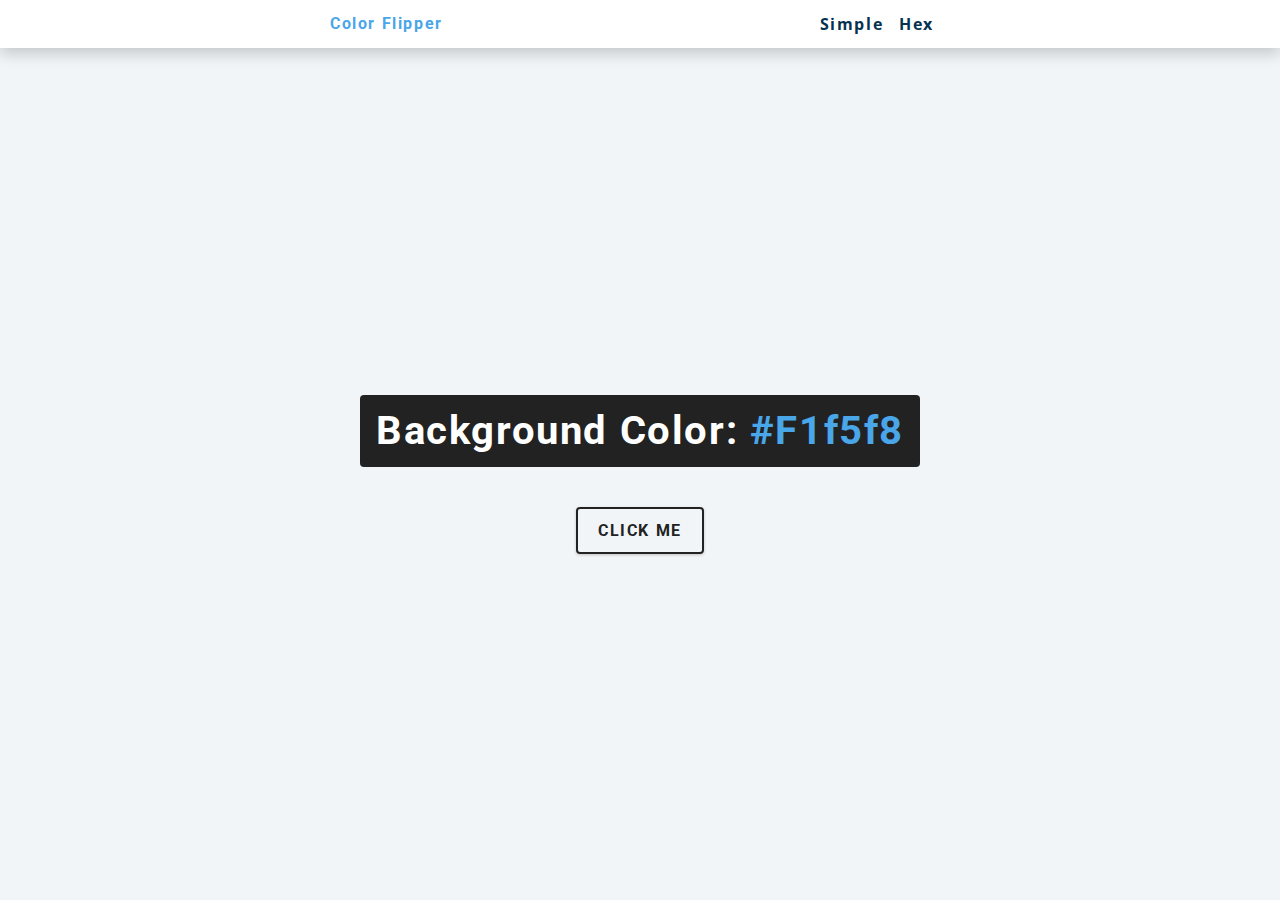
<file: color flipper/index.html>
<!DOCTYPE html>
<html lang="en">
<head>
    <meta charset="UTF-8">
    <meta http-equiv="X-UA-Compatible" content="IE=edge">
    <meta name="viewport" content="width=device-width, initial-scale=1.0">
    <link rel="stylesheet" href="style.css">
    <title>Color Flipper</title>
</head>
<body>
    <nav>
        <div class="nav-center">
            <h4>color flipper</h4>
            <ul class="nav-links">
                <li>
                    <a href="index.html">simple</a>

                </li>
                <li>
                    <a href="hex.html">hex</a>
                </li>
            </ul>
        </div>
    </nav>
<main>
    <div class="container">
        <h2>background color: <span class="color">
            #f1f5f8
        </span></h2>
        <button class="btn btn-hero" id="btn">click me</button>
    </div>
</main>


    <script src="app.js"></script>
</body>
</html>
</file>
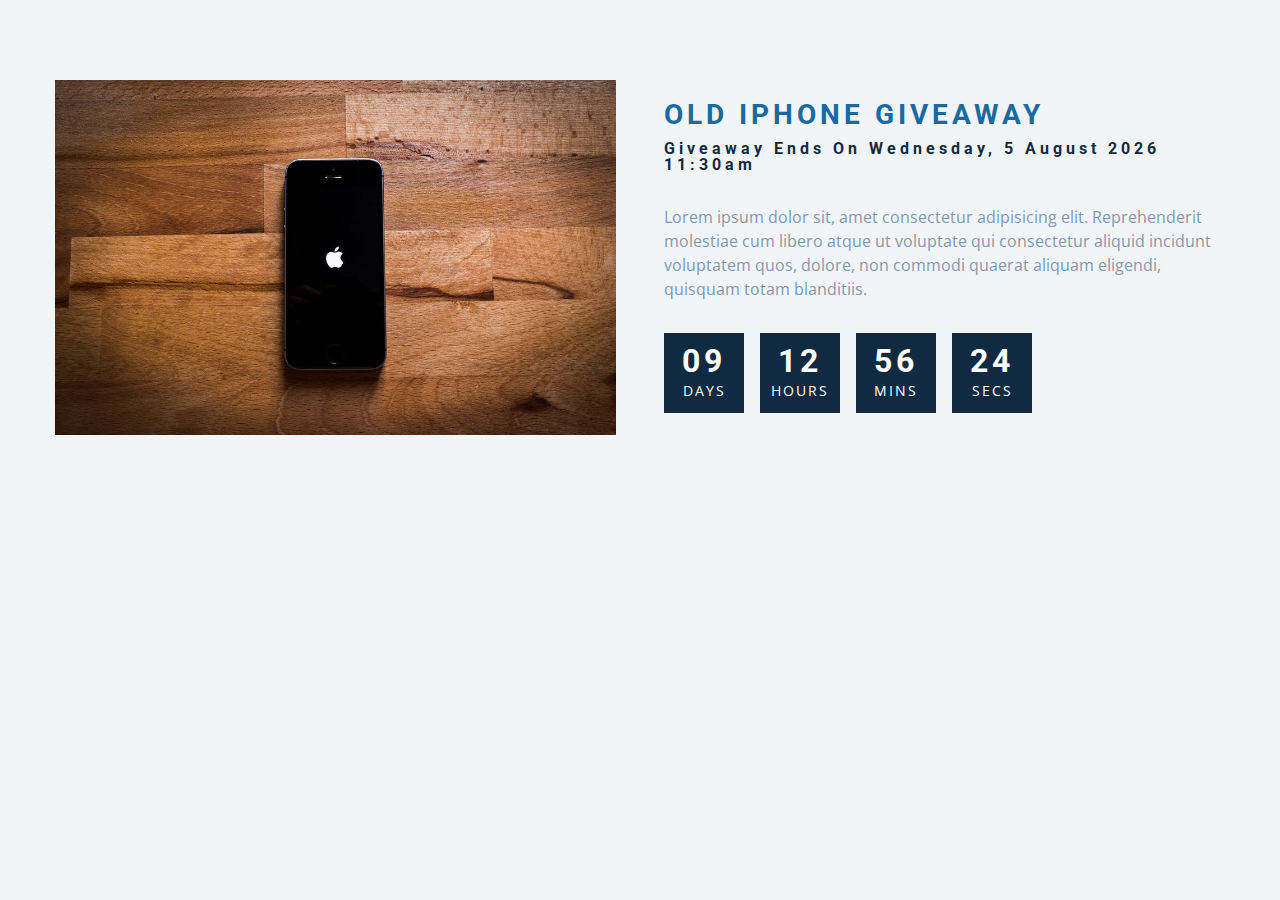
<file: countdown timer/index.html>
<!DOCTYPE html>
<html lang="en">
  <head>
    <meta charset="UTF-8" />
    <meta name="viewport" content="width=device-width, initial-scale=1.0" />
    <title>Countdown</title>

    <!-- styles -->
    <link rel="stylesheet" href="styles.css" />
  </head>
  <body>
    <section class="section-center">
      <!-- image -->
      <article class="gift-img">
        <img src="./gift.jpeg" alt="gift" />
      </article>
      <!-- info -->
      <article class="gift-info">
        <h3>old iphone giveaway</h3>
        <h4 class="giveaway">
          giveaway ends on Sunday, 24 April 2020, 8:00am
        </h4>
        <p>
          Lorem ipsum dolor sit, amet consectetur adipisicing elit.
          Reprehenderit molestiae cum libero atque ut voluptate qui consectetur
          aliquid incidunt voluptatem quos, dolore, non commodi quaerat aliquam
          eligendi, quisquam totam blanditiis.
        </p>
        <div class="deadline">
          <!-- days -->
          <div class="deadline-format">
            <div>
              <h4 class="days">34</h4>
              <span>days</span>
            </div>
          </div>
          <!-- end of days -->
          <!-- days -->
          <div class="deadline-format">
            <div>
              <h4 class="hours">34</h4>
              <span>hours</span>
            </div>
          </div>
          <!-- end of days -->
          <!-- minutes -->
          <div class="deadline-format">
            <div>
              <h4 class="minutes">34</h4>
              <span>mins</span>
            </div>
          </div>
          <!-- end of days -->
          <!-- minutes -->
          <div class="deadline-format">
            <div>
              <h4 class="seconds">34</h4>
              <span>secs</span>
            </div>
          </div>
          <!-- end of days -->
        </div>
      </article>
    </section>
    <!-- javascript -->
    <script src="app.js"></script>
  </body>
</html>
</file>
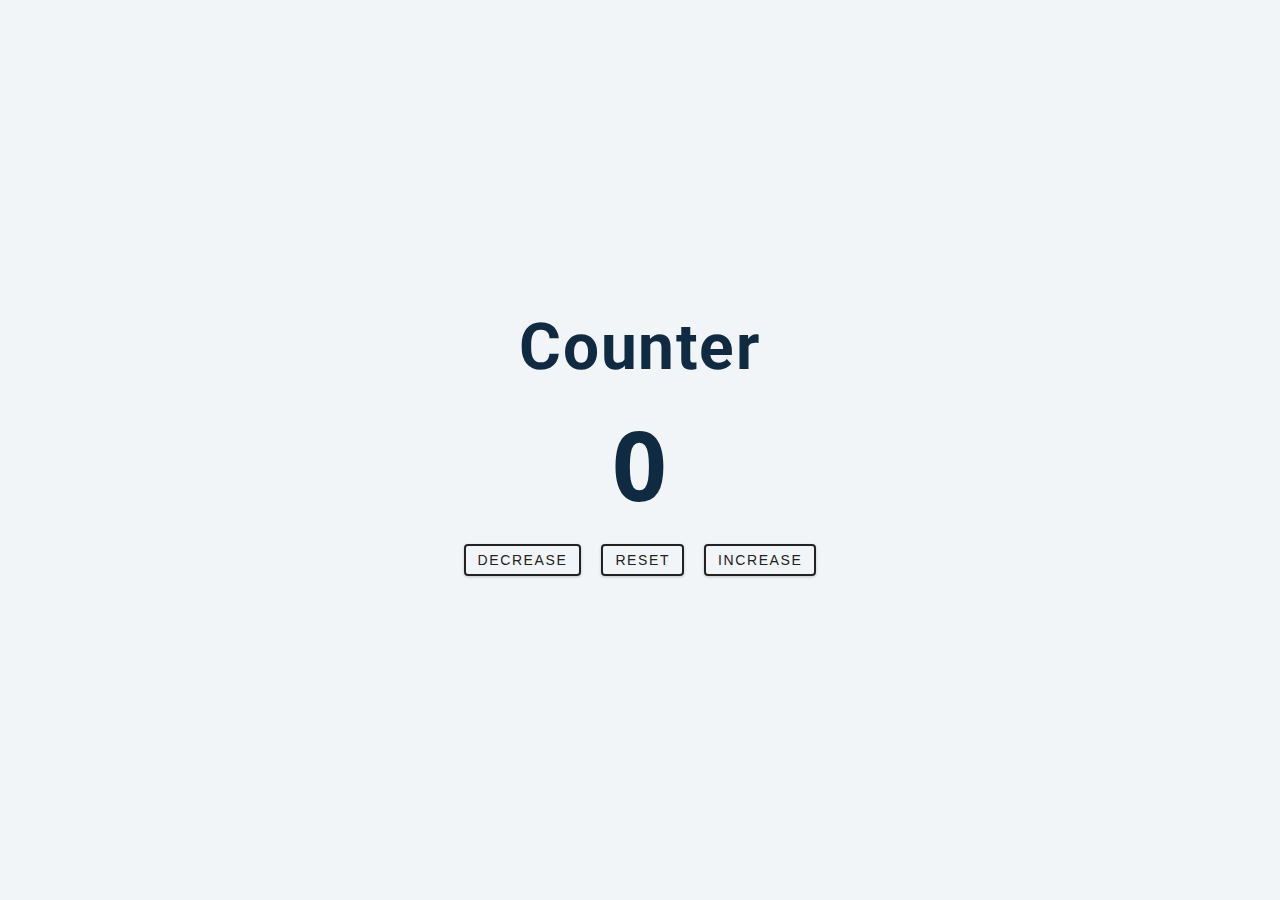
<file: counter/index.html>
<!DOCTYPE html>
<html lang="en">
  <head>
    <meta charset="UTF-8" />
    <meta name="viewport" content="width=device-width, initial-scale=1.0" />
    <title>Counter</title>

    <!-- styles -->
    <link rel="stylesheet" href="style.css" />
  </head>
  <body>
    <main>
      <div class="container">
        <h1>counter</h1>
        <span id="value">0</span>
        <div class="button-container">
          <button class="btn decrease">decrease</button>
          <button class="btn reset">reset</button>
          <button class="btn increase">increase</button>
        </div>
      </div>
    </main>
    <!-- javascript -->
    <script src="app.js"></script>
  </body>
</html>
</file>
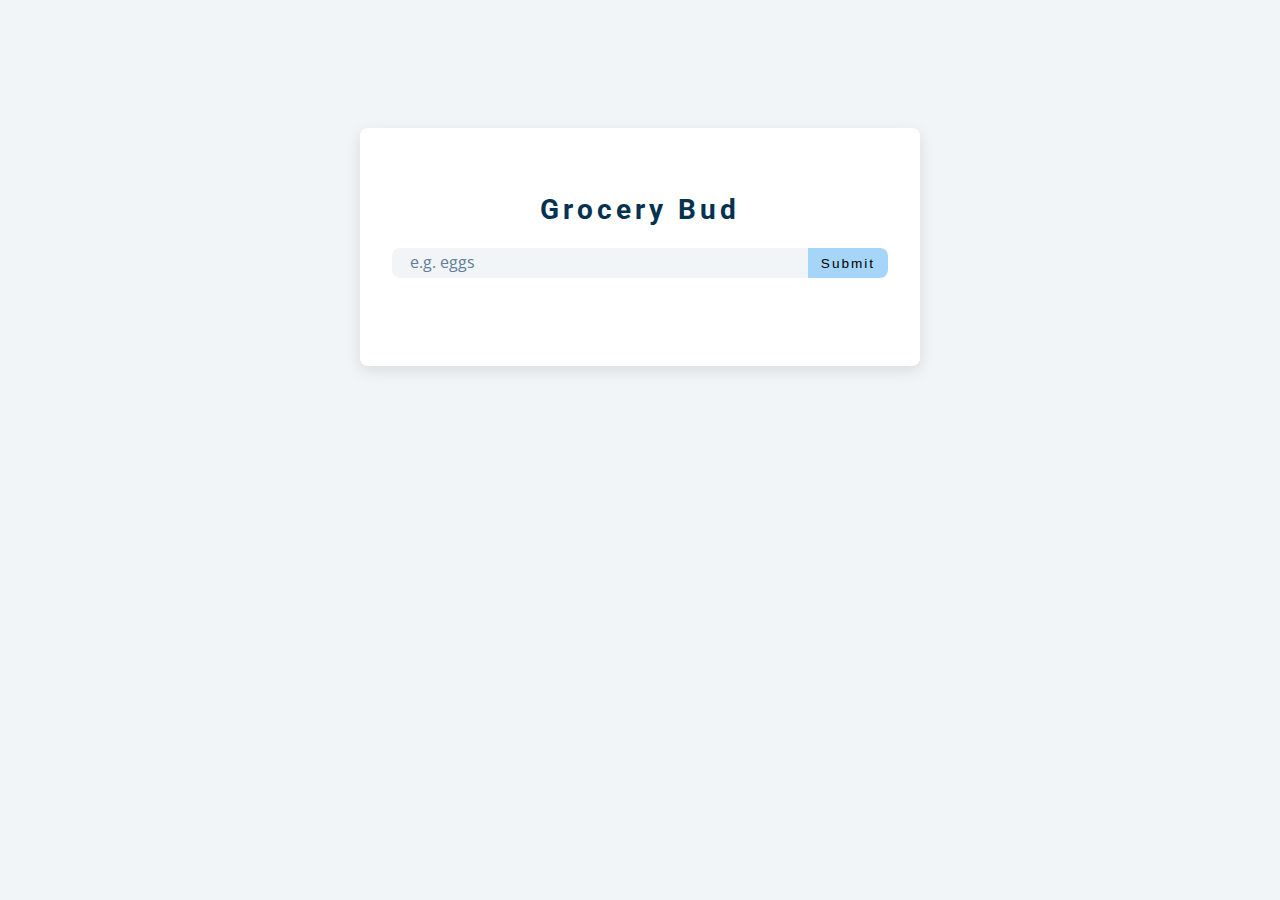
<file: grocery/index.html>
<!DOCTYPE html>
<html lang="en">
  <head>
    <meta charset="UTF-8" />
    <meta name="viewport" content="width=device-width, initial-scale=1.0" />
    <title>Grocery Bud</title>
    <!-- font-awesome -->
    <link
      rel="stylesheet"
      href="https://cdnjs.cloudflare.com/ajax/libs/font-awesome/5.14.0/css/all.min.css"
    />
    <!-- styles -->
    <link rel="stylesheet" href="styles.css" />
  </head>
  <body>
    <section class="section-center">
      <!-- form -->
      <form class="grocery-form">
        <p class="alert"></p>
        <h3>grocery bud</h3>
        <div class="form-control">
          <input type="text" id="grocery" placeholder="e.g. eggs" />
          <button type="submit" class="submit-btn">submit</button>
        </div>
      </form>
      <!-- list -->
      <div class="grocery-container">
        <div class="grocery-list"></div>
        <button class="clear-btn">clear items</button>
      </div>
    </section>
    <!-- javascript -->
    <script src="app.js"></script>
  </body>
</html>
</file>
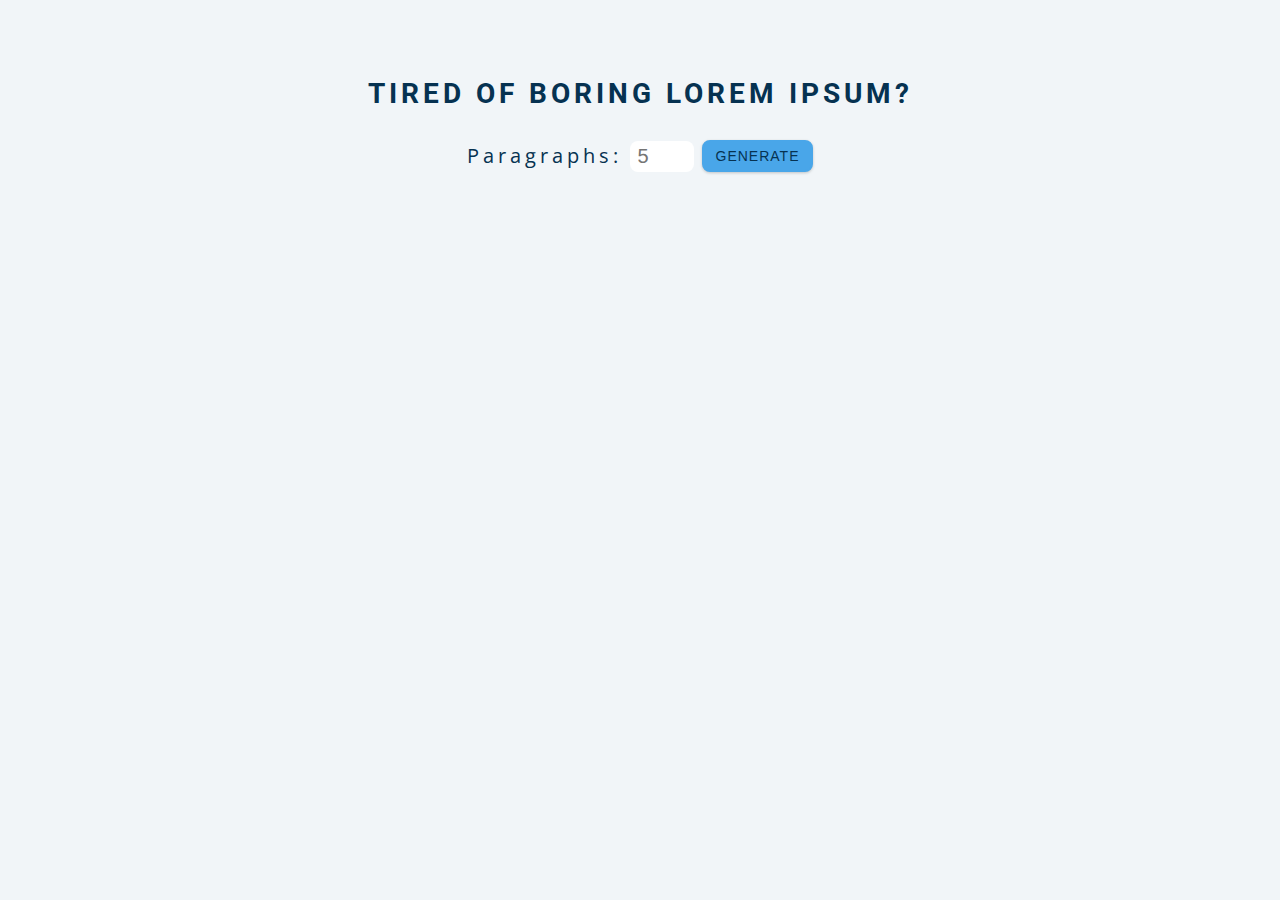
<file: Lorem/index.html>
<!DOCTYPE html>
<html lang="en">
  <head>
    <meta charset="UTF-8" />
    <meta name="viewport" content="width=device-width, initial-scale=1.0" />
    <title>Lorem Ipsum</title>

    <!-- styles -->
    <link rel="stylesheet" href="styles.css" />
  </head>
  <body>
    <section class="section-center">
      <h3>tired of boring lorem ipsum?</h3>
      <form class="lorem-form">
        <label for="amount">paragraphs:</label>
        <input type="number" name="amount" id="amount" placeholder="5" />
        <button type="submit" class="btn">generate</button>
      </form>
      <article class="lorem-text"></article>
    </section>

    <!-- javascript -->
    <script src="app.js"></script>
  </body>
</html>
</file>
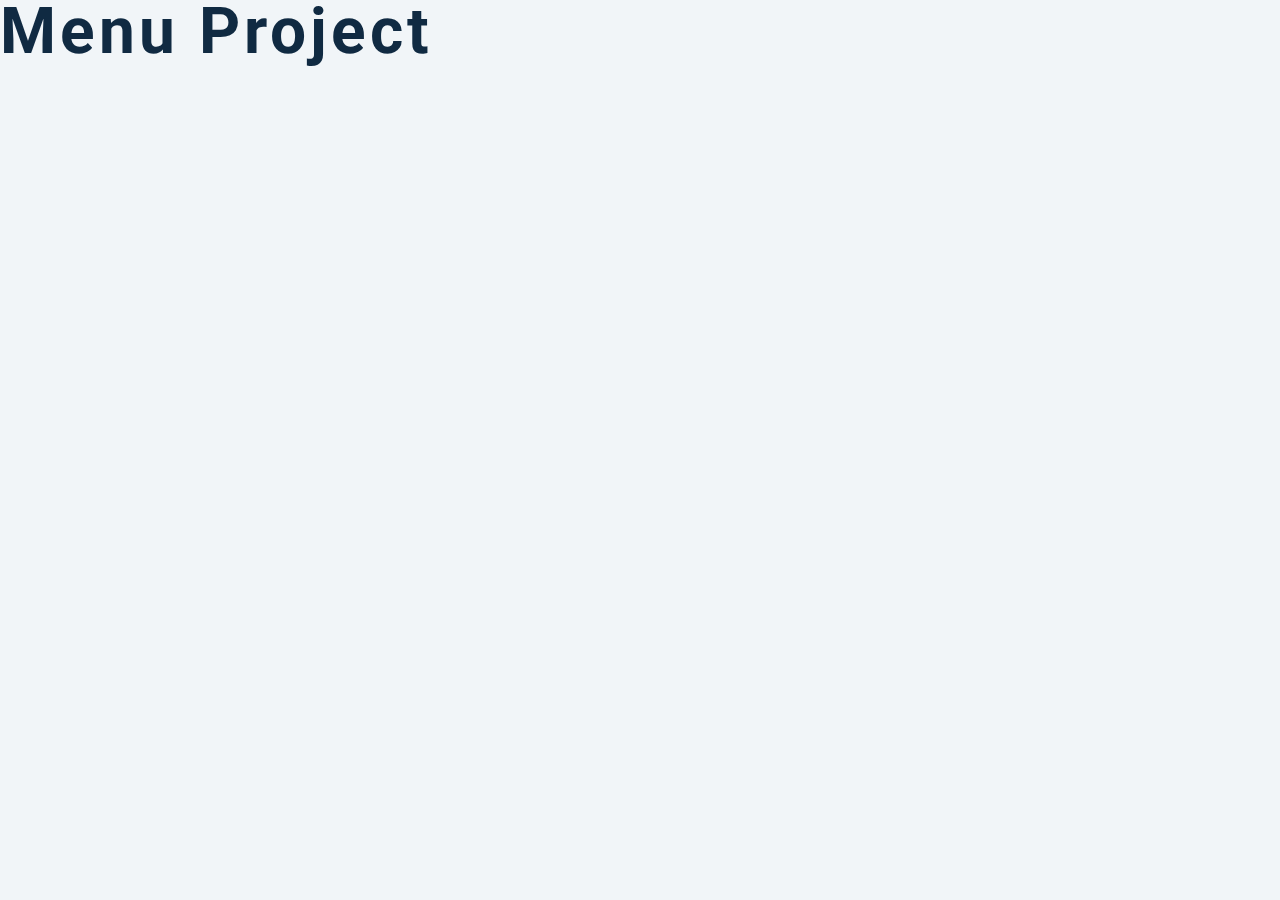
<file: menu/index.html>
<!DOCTYPE html>
<html lang="en">
  <head>
    <meta charset="UTF-8" />
    <meta name="viewport" content="width=device-width, initial-scale=1.0" />
    <title>Starter</title>
    <!-- font-awesome -->
    <link
      rel="stylesheet"
      href="https://cdnjs.cloudflare.com/ajax/libs/font-awesome/5.14.0/css/all.min.css"
    />
    <!-- styles -->
    <link rel="stylesheet" href="styles.css" />
  </head>
  <body>
    <h1>menu project</h1>
    <!-- javascript -->
    <script src="app.js"></script>
  </body>
</html>
</file>
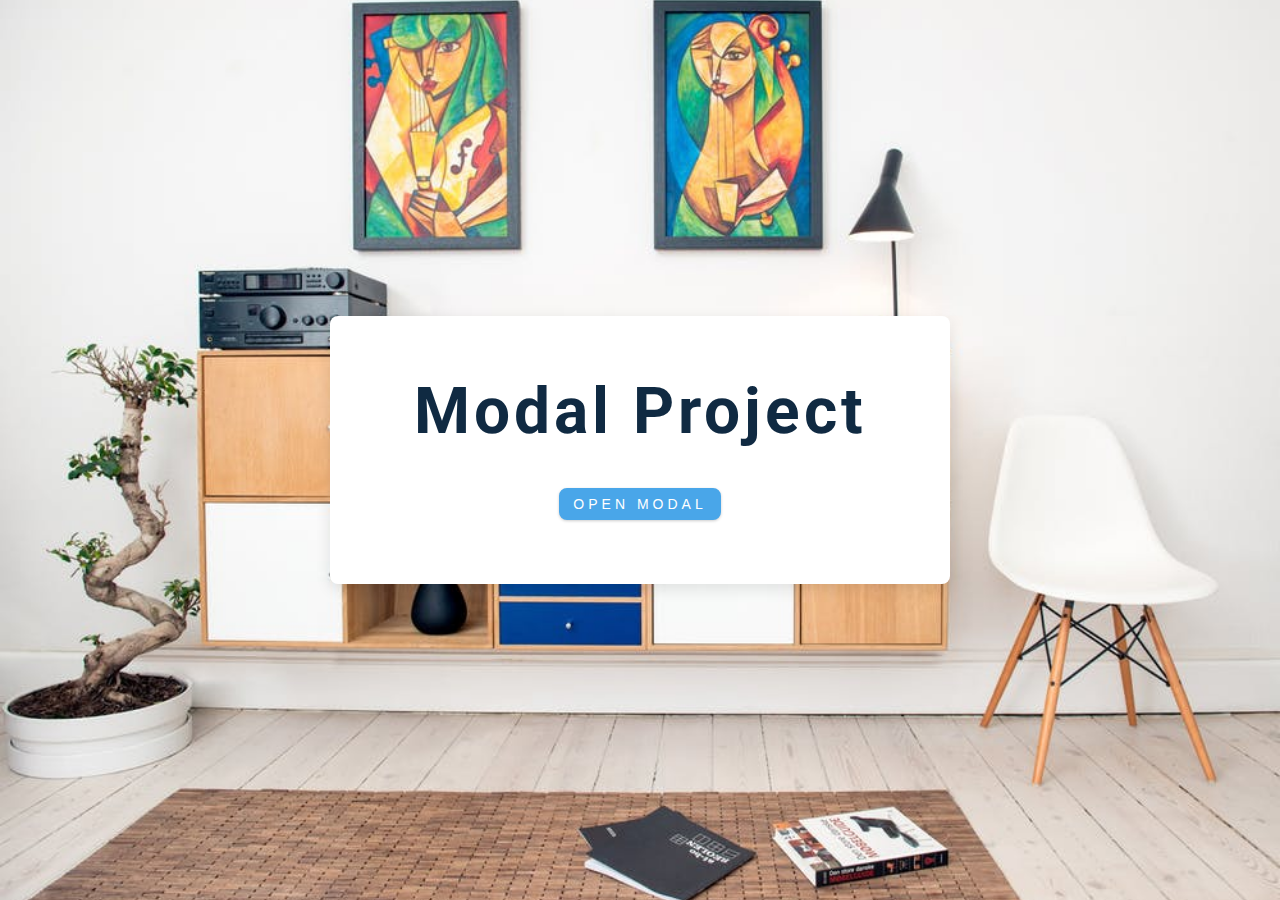
<file: modal/index.html>
<!DOCTYPE html>
<html lang="en">
  <head>
    <meta charset="UTF-8" />
    <meta name="viewport" content="width=device-width, initial-scale=1.0" />
    <title>Modal</title>
    <!-- font-awesome -->
    <link
      rel="stylesheet"
      href="https://cdnjs.cloudflare.com/ajax/libs/font-awesome/5.14.0/css/all.min.css"
    />
    <!-- styles -->
    <link rel="stylesheet" href="styles.css" />
  </head>
  <body>
    <!-- hero -->
    <header class="hero">
      <div class="banner">
        <h1>modal project</h1>
        <button class="btn modal-btn">
          open modal
        </button>
      </div>
    </header>
    <!-- modal -->
    <div class="modal-overlay">
      <div class="modal-container">
        <h3>modal content</h3>
        <button class="close-btn"><i class="fas fa-times"></i></button>
      </div>
    </div>
    <!-- javascript -->
    <script src="app.js"></script>
  </body>
</html>
</file>
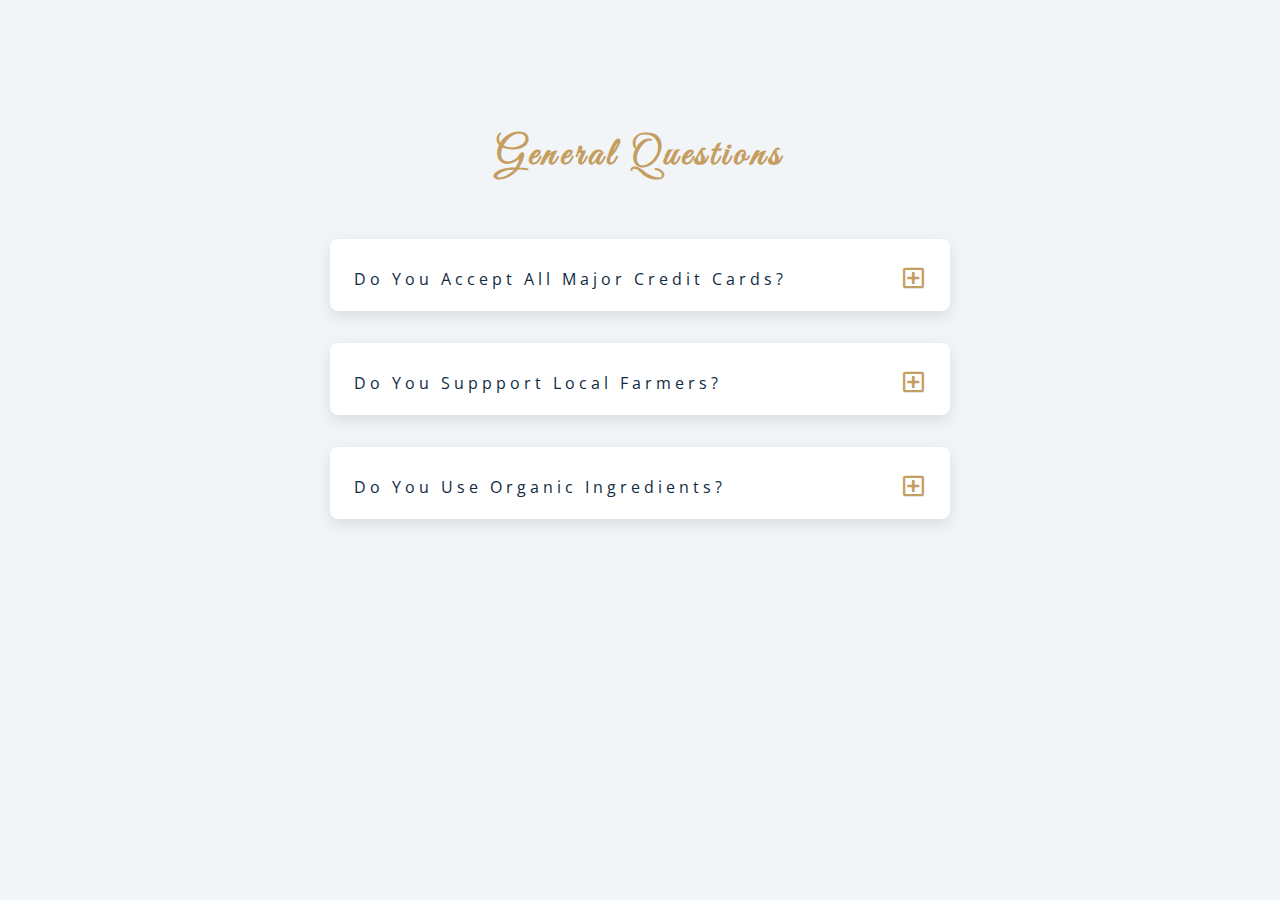
<file: Questions/index.html>
<!DOCTYPE html>
<html lang="en">
  <head>
    <meta charset="UTF-8" />
    <meta name="viewport" content="width=device-width, initial-scale=1.0" />
    <title>Q & A</title>
    <!-- font-awesome -->
    <link rel="stylesheet" href="https://cdnjs.cloudflare.com/ajax/libs/font-awesome/5.14.0/css/all.min.css" />
    <!-- extra fonts -->
    <link
      href="https://fonts.googleapis.com/css?family=Great+Vibes&display=swap"
      rel="stylesheet"
    />
    <!-- styles -->
    <link rel="stylesheet" href="styles.css" />
  </head>
  <body>
      <section class="questions">
        <!-- title -->
        <div class="title">
          <h2>general questions</h2>
        </div>
        <!-- questions -->
        <div class="section-center">
          <!-- single question -->
          <article class="question">
            <!-- question title -->
            <div class="question-title">
              <p>do you accept all major credit cards?</p>
              <button type="button" class="question-btn">
                <span class="plus-icon">
                  <i class="far fa-plus-square"></i>
                </span>
                <span class="minus-icon">
                  <i class="far fa-minus-square"></i>
                </span>
              </button>
            </div>
            <!-- question text -->
            <div class="question-text">
              <p>
                Lorem ipsum dolor sit amet, consectetur adipisicing elit. Est
                dolore illo dolores quia nemo doloribus quaerat, magni numquam
                repellat reprehenderit.
              </p>
            </div>
          </article>
          <!-- end of single question -->
          <!-- single question -->
          <article class="question">
            <!-- question title -->
            <div class="question-title">
              <p>do you suppport local farmers?</p>
              <button type="button" class="question-btn">
                <span class="plus-icon">
                  <i class="far fa-plus-square"></i>
                </span>
                <span class="minus-icon">
                  <i class="far fa-minus-square"></i>
                </span>
              </button>
            </div>
            <!-- question text -->
            <div class="question-text">
              <p>
                Lorem ipsum dolor sit amet, consectetur adipisicing elit. Est
                dolore illo dolores quia nemo doloribus quaerat, magni numquam
                repellat reprehenderit.
              </p>
            </div>
          </article>
          <!-- end of single question -->
          <!-- single question -->
          <article class="question">
            <!-- question title -->
            <div class="question-title">
              <p>do you use organic ingredients?</p>
              <!-- button -->
              <button type="button" class="question-btn">
                <span class="plus-icon">
                  <i class="far fa-plus-square"></i>
                </span>
                <span class="minus-icon">
                  <i class="far fa-minus-square"></i>
                </span>
              </button>
            </div>
            <!-- question text -->
            <div class="question-text">
              <p>
                Lorem ipsum dolor sit amet, consectetur adipisicing elit. Est
                dolore illo dolores quia nemo doloribus quaerat, magni numquam
                repellat reprehenderit.
              </p>
            </div>
          </article>
          <!-- end of single question -->
      </section>
    </main>
    <!-- javascript -->
    <script src="app.js"></script>
  </body>
</html>
</file>
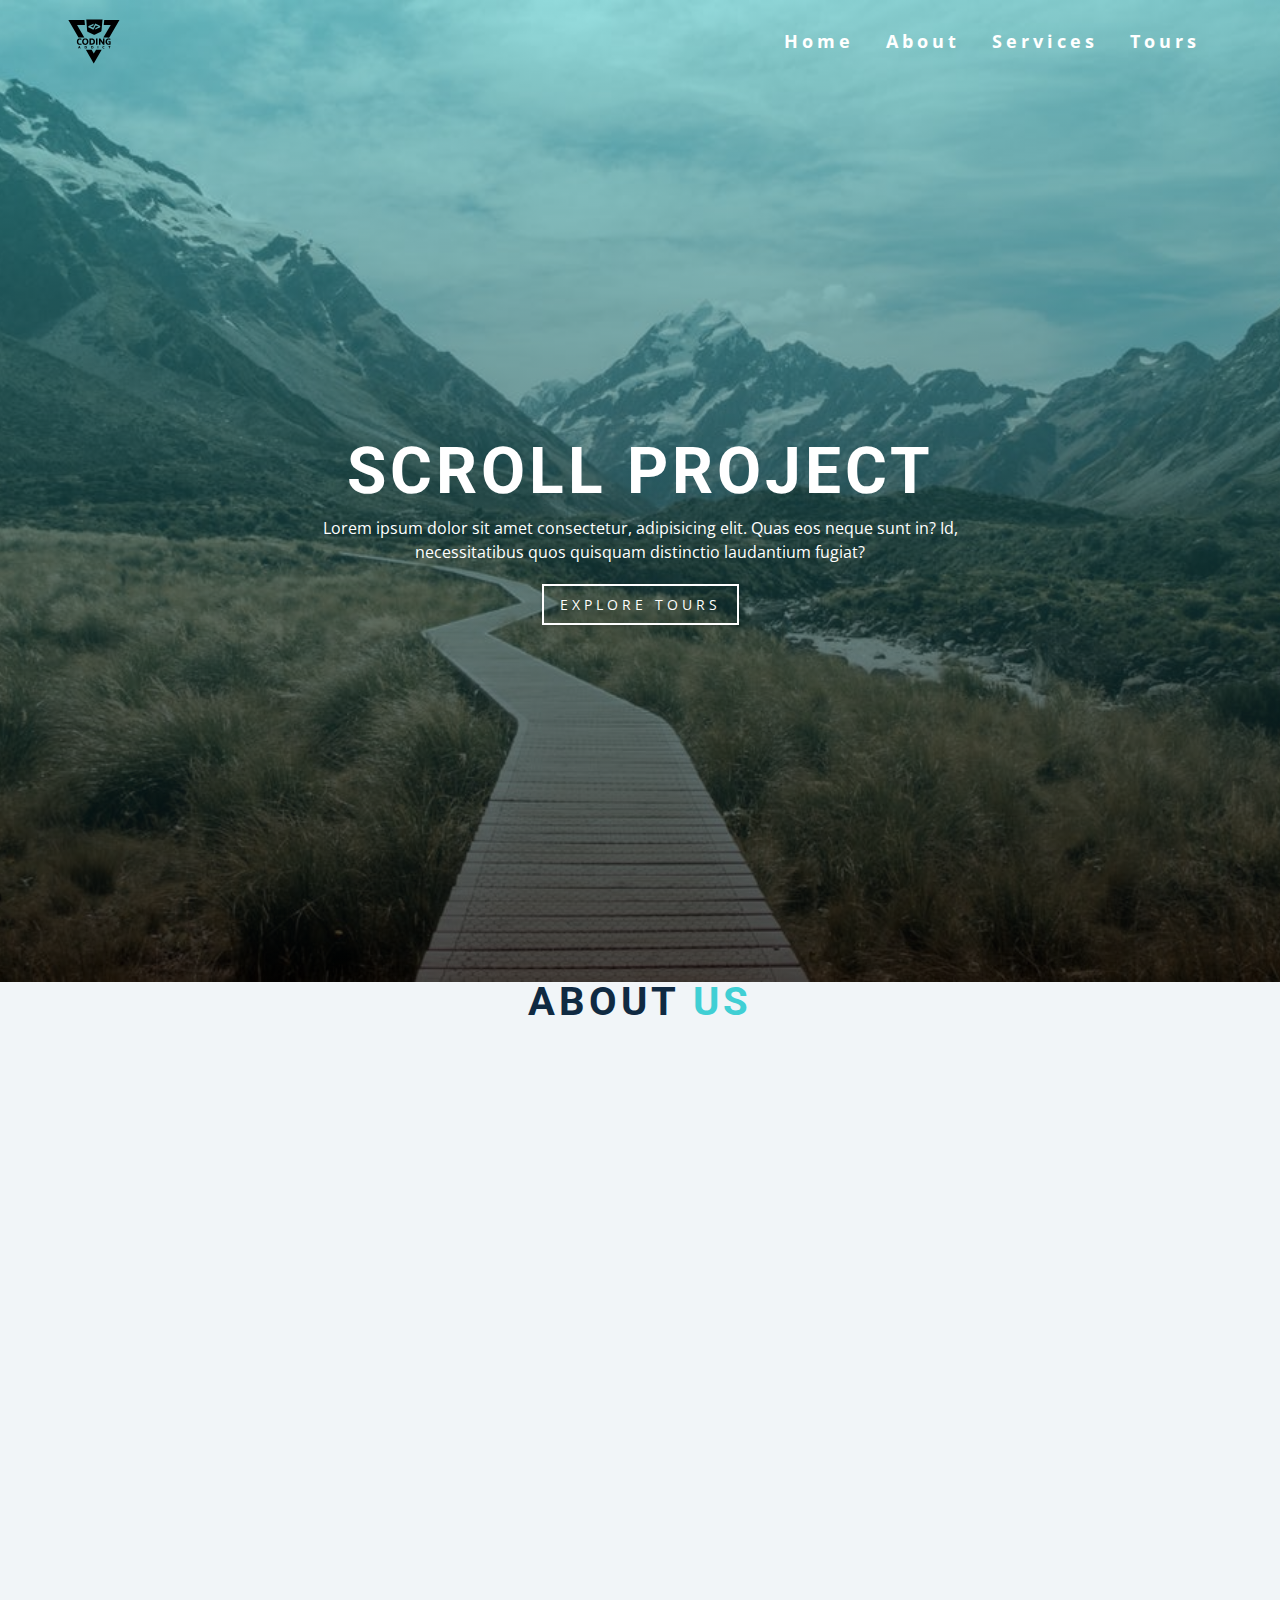
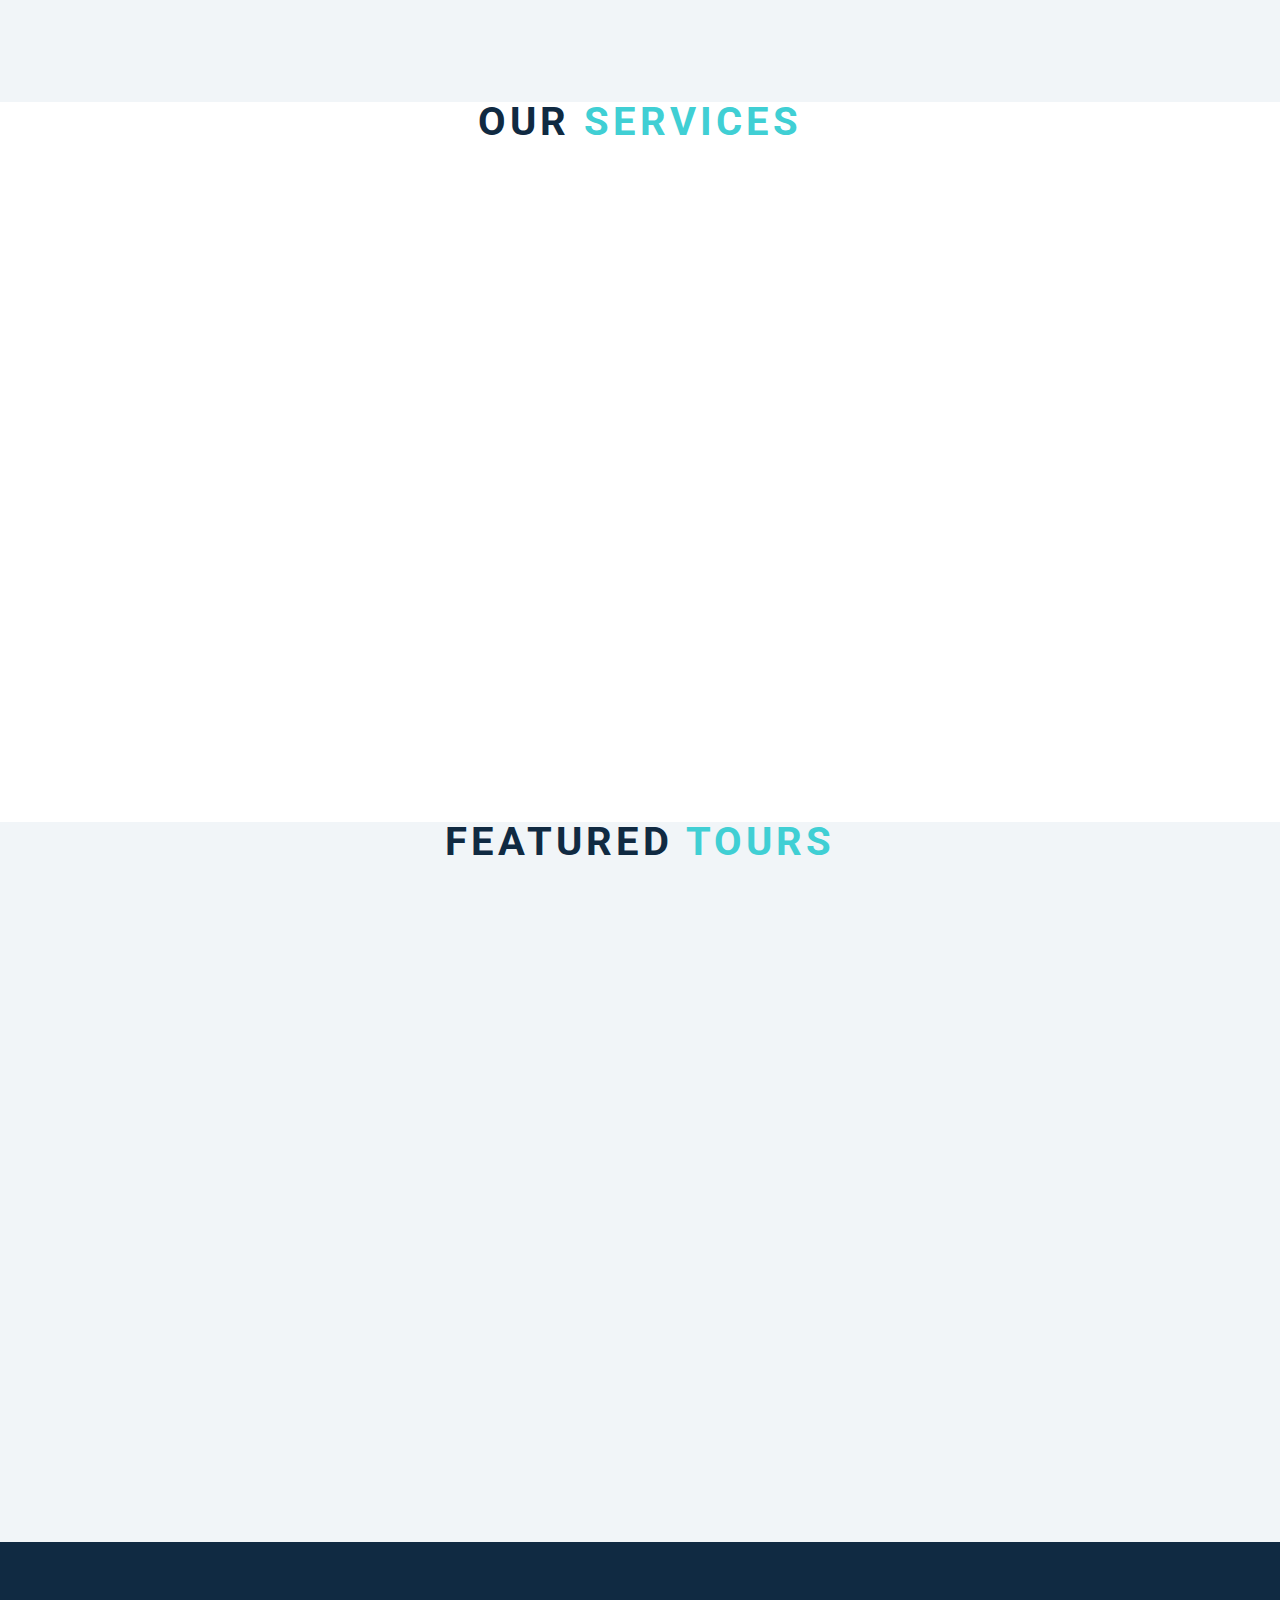
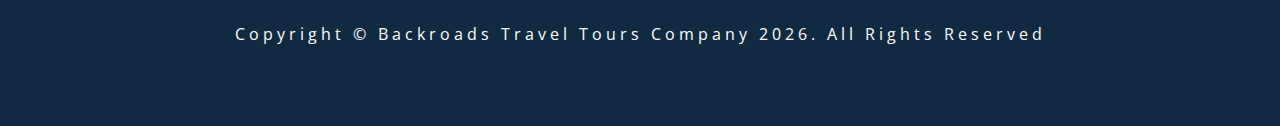
<file: scroll/index.html>
<!DOCTYPE html>
<html lang="en">
  <head>
    <meta charset="UTF-8" />
    <meta name="viewport" content="width=device-width, initial-scale=1.0" />
    <title>Scroll</title>
    <!-- font-awesome -->
    <link
      rel="stylesheet"
      href="https://cdnjs.cloudflare.com/ajax/libs/font-awesome/5.14.0/css/all.min.css"
    />
    <!-- styles -->
    <link rel="stylesheet" href="styles.css" />
  </head>
  <body>
    <header id="home">
      <!-- navbar -->
      <nav id="nav">
        <div class="nav-center">
          <!-- nav header -->
          <div class="nav-header">
            <img src="./logo.svg" class="logo" alt="logo" />
            <button class="nav-toggle">
              <i class="fas fa-bars"></i>
            </button>
          </div>
          <!-- links -->
          <div class="links-container">
            <ul class="links">
              <li>
                <a href="#home" class="scroll-link">home</a>
              </li>
              <li>
                <a href="#about" class="scroll-link">about</a>
              </li>
              <li>
                <a href="#services" class="scroll-link">services</a>
              </li>
              <li>
                <a href="#tours" class="scroll-link">tours</a>
              </li>
            </ul>
          </div>
        </div>
      </nav>
      <!-- banner -->
      <div class="banner">
        <div class="container">
          <h1>scroll project</h1>
          <p>
            Lorem ipsum dolor sit amet consectetur, adipisicing elit. Quas eos
            neque sunt in? Id, necessitatibus quos quisquam distinctio
            laudantium fugiat?
          </p>
          <a href="#tours" class="scroll-link btn btn-white">explore tours</a>
        </div>
      </div>
    </header>
    <!-- about -->
    <section id="about" class="section">
      <div class="title">
        <h2>about <span>us</span></h2>
      </div>
    </section>
    <!-- services -->
    <section id="services" class="section">
      <div class="title">
        <h2>our <span>services</span></h2>
      </div>
    </section>
    <!-- contact -->
    <section id="tours" class="section">
      <div class="title">
        <h2>featured <span>tours</span></h2>
      </div>
    </section>
    <!-- footer -->
    <footer class="section">
      <p>
        copyright &copy; backroads travel tours company
        <span id="date"></span>. all rights reserved
      </p>
    </footer>
    <a class="scroll-link top-link" href="#home">
      <i class="fas fa-arrow-up"></i>
    </a>
    <!-- javascript -->
    <script src="app.js"></script>
  </body>
</html>
</file>
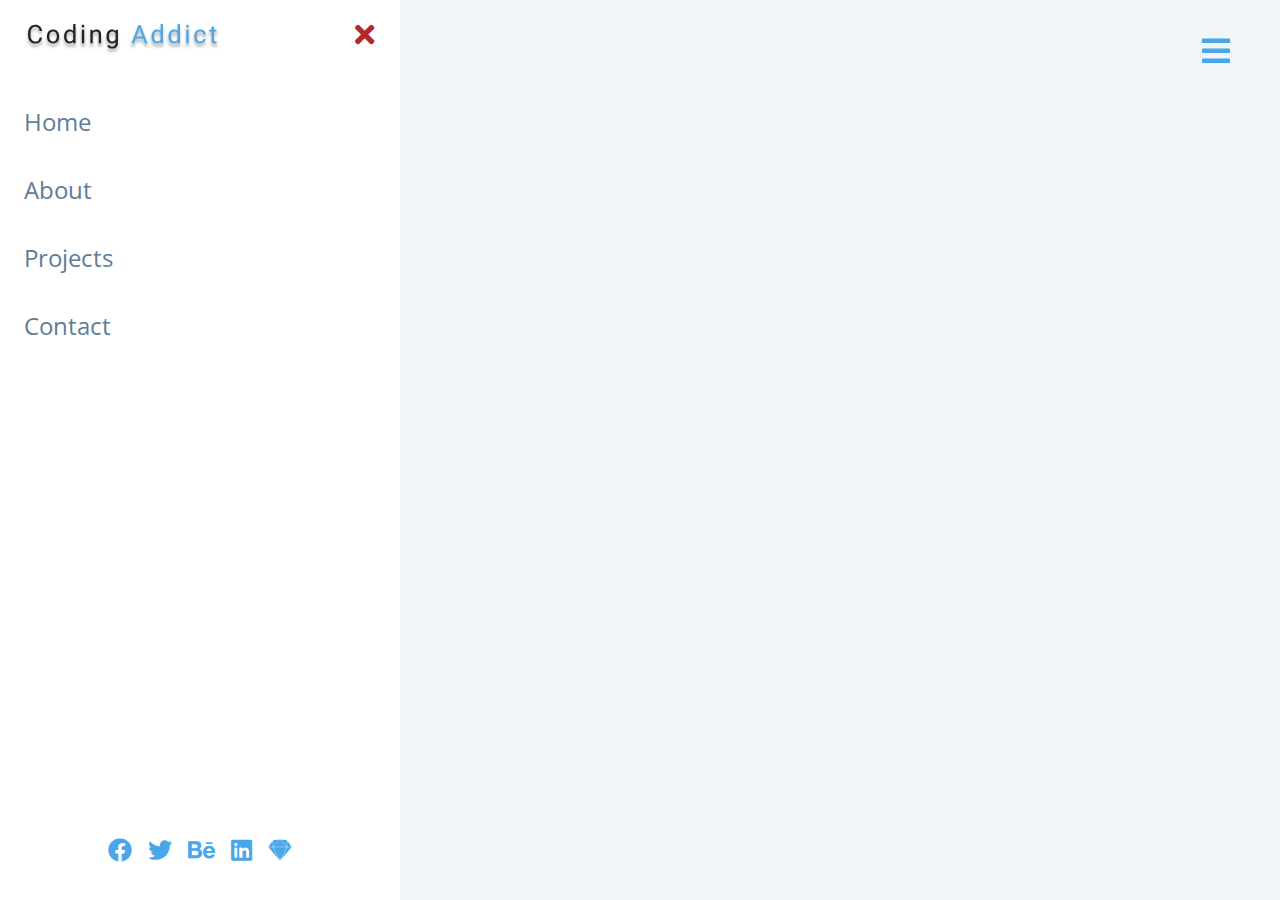
<file: sidebar/index.html>
<!DOCTYPE html>
<html lang="en">
  <head>
    <meta charset="UTF-8" />
    <meta name="viewport" content="width=device-width, initial-scale=1.0" />
    <title>Sidebar</title>
    <!-- font-awesome -->
    <link
      rel="stylesheet"
      href="https://cdnjs.cloudflare.com/ajax/libs/font-awesome/5.14.0/css/all.min.css"
    />

    <!-- styles -->
    <link rel="stylesheet" href="styles.css" />
  </head>
  <body>
    <button class="sidebar-toggle">
      <i class="fas fa-bars"></i>
    </button>
    <aside class="sidebar">
      <div class="sidebar-header">
        <img src="./logo (1).svg" class="logo" alt="" />
        <button class="close-btn"><i class="fas fa-times"></i></button>
      </div>
      <!-- links -->
      <ul class="links">
        <li>
          <a href="index.html">home</a>
        </li>
        <li>
          <a href="about.html">about</a>
        </li>
        <li>
          <a href="projects.html">projects</a>
        </li>
        <li>
          <a href="contact.html">contact</a>
        </li>
      </ul>
      <!-- social media -->
      <ul class="social-icons">
        <li>
          <a href="https://www.twitter.com">
            <i class="fab fa-facebook"></i>
          </a>
        </li>
        <li>
          <a href="https://www.twitter.com">
            <i class="fab fa-twitter"></i>
          </a>
        </li>
        <li>
          <a href="https://www.twitter.com">
            <i class="fab fa-behance"></i>
          </a>
        </li>
        <li>
          <a href="https://www.twitter.com">
            <i class="fab fa-linkedin"></i>
          </a>
        </li>
        <li>
          <a href="https://www.twitter.com">
            <i class="fab fa-sketch"></i>
          </a>
        </li>
      </ul>
    </aside>
    <!-- javascript -->
    <script src="app.js"></script>
  </body>
</html>
</file>
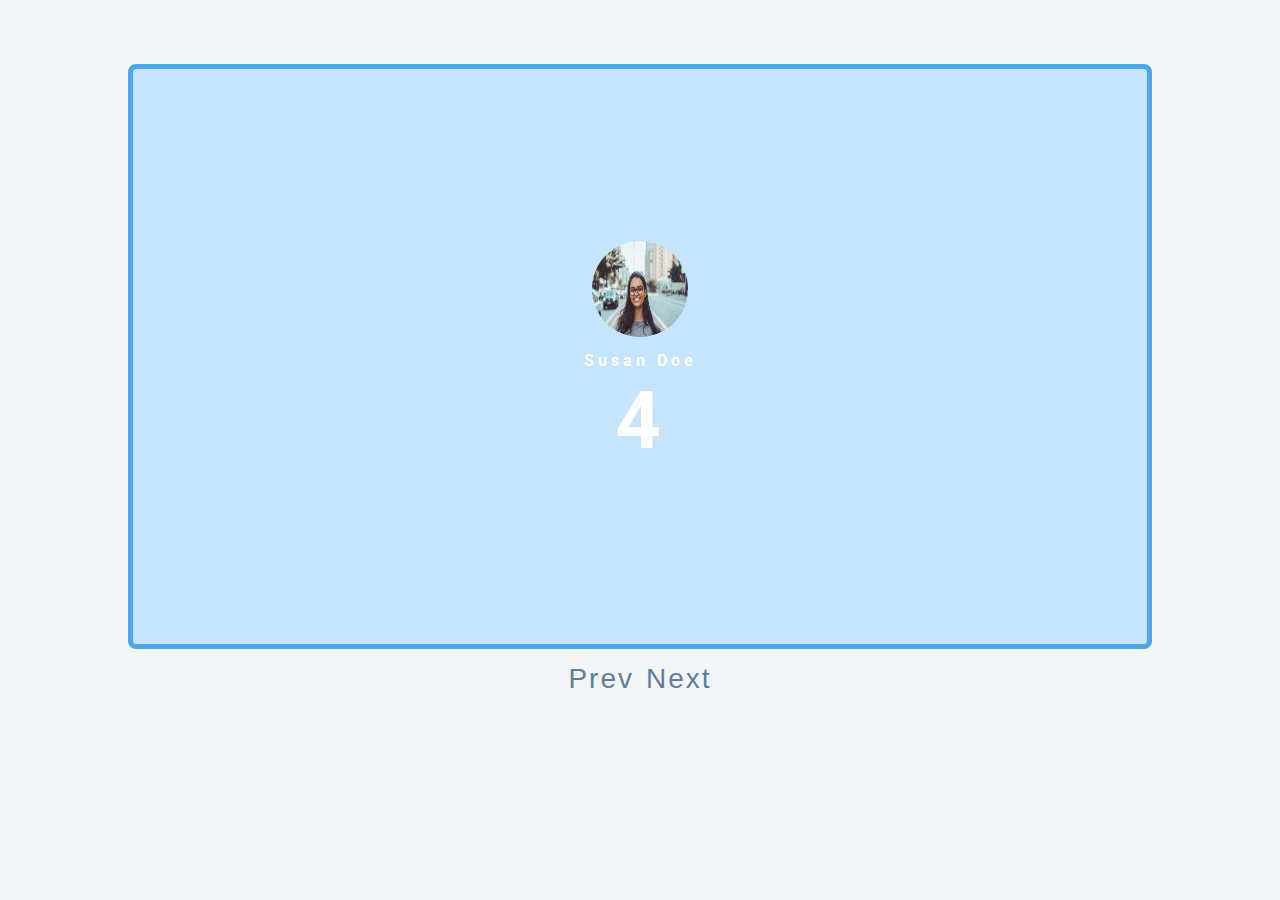
<file: slider/index.html>
<!DOCTYPE html>
<html lang="en">
  <head>
    <meta charset="UTF-8" />
    <meta name="viewport" content="width=device-width, initial-scale=1.0" />
    <title>Slider</title>

    <!-- styles -->
    <link rel="stylesheet" href="styles.css" />
  </head>
  <body>
    <div class="slider-container">
      <div class="slide">
        <img src="./img-1.jpeg" class="slide-img" alt="" />
        <h1>1</h1>
      </div>
      <div class="slide">
        <h1>2</h1>
      </div>
      <div class="slide">
        <h1>3</h1>
      </div>
      <div class="slide">
        <div>
          <img src="./person-1.jpeg" class="person-img" alt="" />
          <h4>susan doe</h4>
          <h1>4</h1>
        </div>
      </div>
    </div>
    <div class="btn-container">
      <button type="button" class="prevBtn">
        prev
      </button>
      <button type="button" class="nextBtn">
        next
      </button>
    </div>

    <!-- javascript -->
    <script src="app.js"></script>
  </body>
</html>
</file>
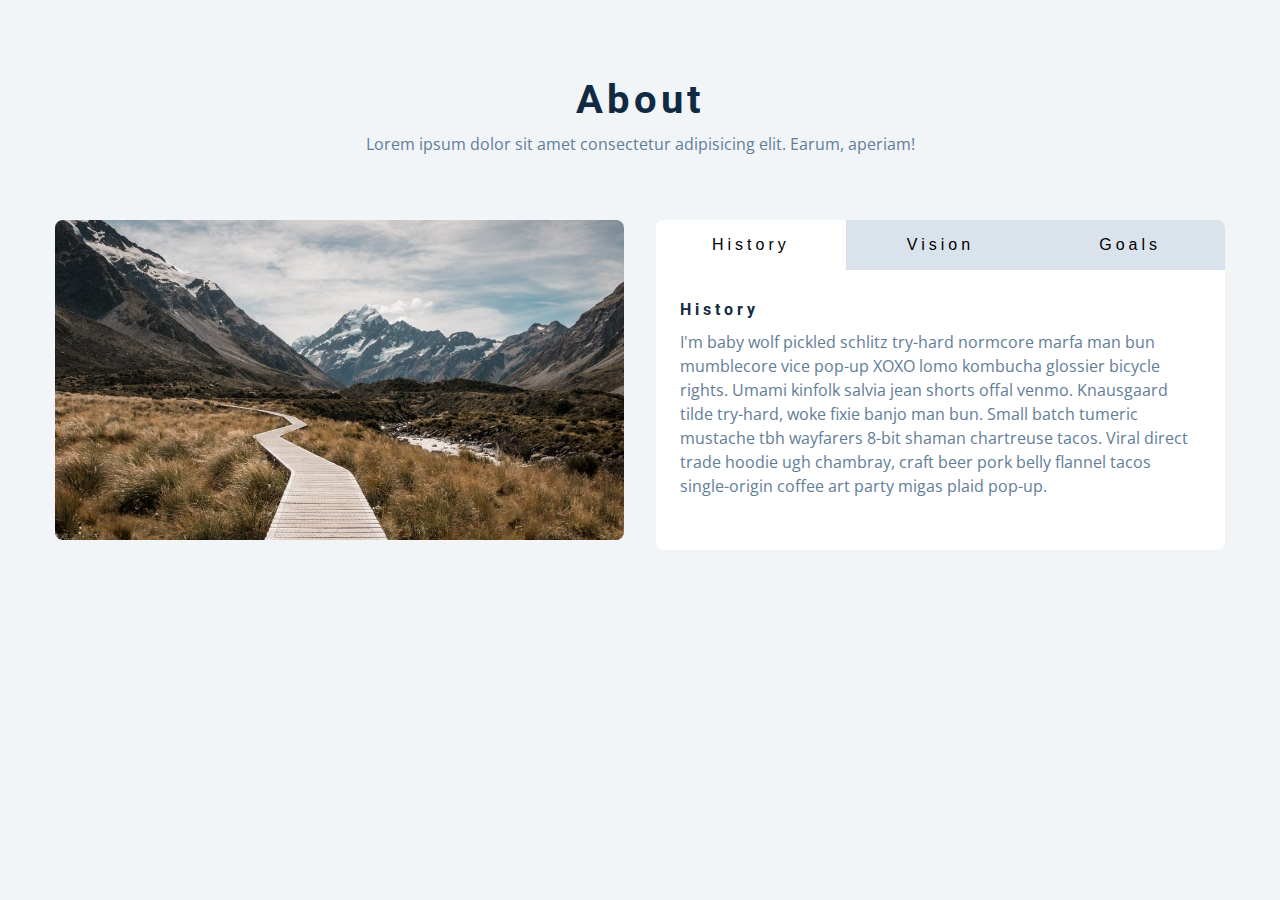
<file: tabs/index.html>
<!DOCTYPE html>
<html lang="en">
  <head>
    <meta charset="UTF-8" />
    <meta name="viewport" content="width=device-width, initial-scale=1.0" />
    <title>Tabs</title>

    <!-- styles -->
    <link rel="stylesheet" href="styles.css" />
  </head>
  <body>
    <section class="section">
      <div class="title">
        <h2>about</h2>
        <p>
          Lorem ipsum dolor sit amet consectetur adipisicing elit. Earum,
          aperiam!
        </p>
      </div>

      <div class="about-center section-center">
        <article class="about-img">
          <img src="./hero-bcg (1).jpeg" alt="" />
        </article>
        <article class="about">
          <!-- btn container -->
          <div class="btn-container">
            <button class="tab-btn active" data-id="history">history</button>
            <button class="tab-btn" data-id="vision">vision</button>
            <button class="tab-btn" data-id="goals">goals</button>
          </div>
          <article class="about-content">
            <div class="content active" id="history">
                <h4>history</h4>
                <p>
                  I'm baby wolf pickled schlitz try-hard normcore marfa man bun
                  mumblecore vice pop-up XOXO lomo kombucha glossier bicycle
                  rights. Umami kinfolk salvia jean shorts offal venmo. Knausgaard
                  tilde try-hard, woke fixie banjo man bun. Small batch tumeric
                  mustache tbh wayfarers 8-bit shaman chartreuse tacos. Viral
                  direct trade hoodie ugh chambray, craft beer pork belly flannel
                  tacos single-origin coffee art party migas plaid pop-up.
                </p>
            </div>
            <div class="content" id="vision">
                <h4>vision</h4>
                <p>
                    Man bun PBR&B keytar copper mug prism, hell of helvetica. Synth
                    crucifix offal deep v hella biodiesel. Church-key listicle
                    polaroid put a bird on it chillwave palo santo enamel pin,
                    tattooed meggings franzen la croix cray. Retro yr aesthetic four
                    loko tbh helvetica air plant, neutra palo santo tofu mumblecore.
                    Hoodie bushwick pour-over jean shorts chartreuse shabby chic.
                    Roof party hammock master cleanse pop-up truffaut, bicycle
                    rights skateboard affogato readymade sustainable deep v
                    live-edge schlitz narwhal.
                  </p>
                  <ul>
                    <li>list item</li>
                    <li>list item</li>
                    <li>list item</li>
                  </ul>
            </div>
            <div class="content" id="goals">
                <h4>goals</h4>
                <p>
                    Chambray authentic truffaut, kickstarter brunch taxidermy vape
                    heirloom four dollar toast raclette shoreditch church-key.
                    Poutine etsy tote bag, cred fingerstache leggings cornhole
                    everyday carry blog gastropub. Brunch biodiesel sartorial mlkshk
                    swag, mixtape hashtag marfa readymade direct trade man braid
                    cold-pressed roof party. Small batch adaptogen coloring book
                    heirloom. Letterpress food truck hammock literally hell of wolf
                    beard adaptogen everyday carry. Dreamcatcher pitchfork yuccie,
                    banh mi salvia venmo photo booth quinoa chicharrones.
                  </p>
            </div>
        </article>
        </article>
        
      </div>
    </section>
    <!-- javascript -->
    <script src="app.js"></script>
  </body>
</html>
</file>
<file: color flipper/style.css>
/*
=============== 
Fonts
===============
*/
@import url("https://fonts.googleapis.com/css?family=Open+Sans|Roboto:400,700&display=swap");

/*
=============== 
Variables
===============
*/

:root {
  /* dark shades of primary color*/
  --clr-primary-1: hsl(205, 86%, 17%);
  --clr-primary-2: hsl(205, 77%, 27%);
  --clr-primary-3: hsl(205, 72%, 37%);
  --clr-primary-4: hsl(205, 63%, 48%);
  /* primary/main color */
  --clr-primary-5: hsl(205, 78%, 60%);
  /* lighter shades of primary color */
  --clr-primary-6: hsl(205, 89%, 70%);
  --clr-primary-7: hsl(205, 90%, 76%);
  --clr-primary-8: hsl(205, 86%, 81%);
  --clr-primary-9: hsl(205, 90%, 88%);
  --clr-primary-10: hsl(205, 100%, 96%);
  /* darkest grey - used for headings */
  --clr-grey-1: hsl(209, 61%, 16%);
  --clr-grey-2: hsl(211, 39%, 23%);
  --clr-grey-3: hsl(209, 34%, 30%);
  --clr-grey-4: hsl(209, 28%, 39%);
  /* grey used for paragraphs */
  --clr-grey-5: hsl(210, 22%, 49%);
  --clr-grey-6: hsl(209, 23%, 60%);
  --clr-grey-7: hsl(211, 27%, 70%);
  --clr-grey-8: hsl(210, 31%, 80%);
  --clr-grey-9: hsl(212, 33%, 89%);
  --clr-grey-10: hsl(210, 36%, 96%);
  --clr-white: #fff;
  --clr-red-dark: hsl(360, 67%, 44%);
  --clr-red-light: hsl(360, 71%, 66%);
  --clr-green-dark: hsl(125, 67%, 44%);
  --clr-green-light: hsl(125, 71%, 66%);
  --clr-black: #222;
  --ff-primary: "Roboto", sans-serif;
  --ff-secondary: "Open Sans", sans-serif;
  --transition: all 0.3s linear;
  --spacing: 0.1rem;
  --radius: 0.25rem;
  --light-shadow: 0 5px 15px rgba(0, 0, 0, 0.1);
  --dark-shadow: 0 5px 15px rgba(0, 0, 0, 0.2);
  --max-width: 1170px;
  --fixed-width: 620px;
}
/*
=============== 
Global Styles
===============
*/

*,
::after,
::before {
  margin: 0;
  padding: 0;
  box-sizing: border-box;
}
body {
  font-family: var(--ff-secondary);
  background: var(--clr-grey-10);
  color: var(--clr-grey-1);
  line-height: 1.5;
  font-size: 0.875rem;
}
ul {
  list-style-type: none;
}
a {
  text-decoration: none;
}
h1,
h2,
h3,
h4 {
  letter-spacing: var(--spacing);
  text-transform: capitalize;
  line-height: 1.25;
  margin-bottom: 0.75rem;
  font-family: var(--ff-primary);
}
h1 {
  font-size: 3rem;
}
h2 {
  font-size: 2rem;
}
h3 {
  font-size: 1.25rem;
}
h4 {
  font-size: 0.875rem;
}
p {
  margin-bottom: 1.25rem;
  color: var(--clr-grey-5);
}
@media screen and (min-width: 800px) {
  h1 {
    font-size: 4rem;
  }
  h2 {
    font-size: 2.5rem;
  }
  h3 {
    font-size: 1.75rem;
  }
  h4 {
    font-size: 1rem;
  }
  body {
    font-size: 1rem;
  }
  h1,
  h2,
  h3,
  h4 {
    line-height: 1;
  }
}
/*  global classes */

/* section */
.section {
  padding: 5rem 0;
}

.section-center {
  width: 90vw;
  margin: 0 auto;
  max-width: 1170px;
}
@media screen and (min-width: 992px) {
  .section-center {
    width: 95vw;
  }
}
main {
  min-height: 100vh;
  display: grid;
  place-items: center;
}

/*
=============== 
Nav
===============
*/
nav {
  background: var(--clr-white);
  height: 3rem;
  display: grid;
  align-items: center;
  box-shadow: var(--dark-shadow);
}
.nav-center {
  width: 90vw;
  max-width: var(--fixed-width);
  margin: 0 auto;
  display: flex;
  align-items: center;
  justify-content: space-between;
}
.nav-center h4 {
  margin-bottom: 0;
  color: var(--clr-primary-5);
}
.nav-links {
  display: flex;
}
nav a {
  text-transform: capitalize;
  font-weight: 700;
  font-size: 1rem;
  color: var(--clr-primary-1);
  letter-spacing: var(--spacing);
  margin-right: 1rem;
}
nav a:hover {
  color: var(--clr-primary-5);
}
/*
=============== 
Container
===============
*/
main {
  min-height: calc(100vh - 3rem);
  display: grid;
  place-items: center;
}
.container {
  text-align: center;
}
.container h2 {
  background: var(--clr-black);
  color: var(--clr-white);
  padding: 1rem;
  border-radius: var(--radius);
  margin-bottom: 2.5rem;
}
.color {
  color: var(--clr-primary-5);
}
.btn-hero {
  font-family: var(--ff-primary);
  text-transform: uppercase;
  background: transparent;
  color: var(--clr-black);
  letter-spacing: var(--spacing);
  display: inline-block;
  font-weight: 700;
  transition: var(--transition);
  border: 2px solid var(--clr-black);
  cursor: pointer;
  box-shadow: 0 1px 3px rgba(0, 0, 0, 0.2);
  border-radius: var(--radius);
  font-size: 1rem;
  padding: 0.75rem 1.25rem;
}
.btn-hero:hover {
  color: var(--clr-white);
  background: var(--clr-black);
}
</file>
<file: countdown timer/styles.css>
/*
=============== 
Fonts
===============
*/
@import url("https://fonts.googleapis.com/css?family=Open+Sans|Roboto:400,700&display=swap");

/*
=============== 
Variables
===============
*/

:root {
  /* dark shades of primary color*/
  --clr-primary-1: hsl(205, 86%, 17%);
  --clr-primary-2: hsl(205, 77%, 27%);
  --clr-primary-3: hsl(205, 72%, 37%);
  --clr-primary-4: hsl(205, 63%, 48%);
  /* primary/main color */
  --clr-primary-5: #49a6e9;
  /* lighter shades of primary color */
  --clr-primary-6: hsl(205, 89%, 70%);
  --clr-primary-7: hsl(205, 90%, 76%);
  --clr-primary-8: hsl(205, 86%, 81%);
  --clr-primary-9: hsl(205, 90%, 88%);
  --clr-primary-10: hsl(205, 100%, 96%);
  /* darkest grey - used for headings */
  --clr-grey-1: hsl(209, 61%, 16%);
  --clr-grey-2: hsl(211, 39%, 23%);
  --clr-grey-3: hsl(209, 34%, 30%);
  --clr-grey-4: hsl(209, 28%, 39%);
  /* grey used for paragraphs */
  --clr-grey-5: hsl(210, 22%, 49%);
  --clr-grey-6: hsl(209, 23%, 60%);
  --clr-grey-7: hsl(211, 27%, 70%);
  --clr-grey-8: hsl(210, 31%, 80%);
  --clr-grey-9: hsl(212, 33%, 89%);
  --clr-grey-10: hsl(210, 36%, 96%);
  --clr-white: #fff;
  --clr-red-dark: hsl(360, 67%, 44%);
  --clr-red-light: hsl(360, 71%, 66%);
  --clr-green-dark: hsl(125, 67%, 44%);
  --clr-green-light: hsl(125, 71%, 66%);
  --clr-black: #222;
  --clr-gold: #c59d5f;
  --ff-primary: "Roboto", sans-serif;
  --ff-secondary: "Open Sans", sans-serif;
  --transition: all 0.3s linear;
  --spacing: 0.25rem;
  --radius: 0.5rem;
  --light-shadow: 0 5px 15px rgba(0, 0, 0, 0.1);
  --dark-shadow: 0 5px 15px rgba(0, 0, 0, 0.2);
  --max-width: 1170px;
  --fixed-width: 620px;
}
/*
=============== 
Global Styles
===============
*/

*,
::after,
::before {
  margin: 0;
  padding: 0;
  box-sizing: border-box;
}
body {
  font-family: var(--ff-secondary);
  background: var(--clr-grey-10);
  color: var(--clr-grey-1);
  line-height: 1.5;
  font-size: 0.875rem;
}
ul {
  list-style-type: none;
}
a {
  text-decoration: none;
}
img:not(.logo) {
  width: 100%;
}
img {
  display: block;
}

h1,
h2,
h3,
h4 {
  letter-spacing: var(--spacing);
  text-transform: capitalize;
  line-height: 1.25;
  margin-bottom: 0.75rem;
  font-family: var(--ff-primary);
}
h1 {
  font-size: 3rem;
}
h2 {
  font-size: 2rem;
}
h3 {
  font-size: 1.25rem;
}
h4 {
  font-size: 0.875rem;
}
p {
  margin-bottom: 1.25rem;
  color: var(--clr-grey-5);
}
@media screen and (min-width: 800px) {
  h1 {
    font-size: 4rem;
  }
  h2 {
    font-size: 2.5rem;
  }
  h3 {
    font-size: 1.75rem;
  }
  h4 {
    font-size: 1rem;
  }
  body {
    font-size: 1rem;
  }
  h1,
  h2,
  h3,
  h4 {
    line-height: 1;
  }
}
/*  global classes */

.btn {
  text-transform: uppercase;
  background: transparent;
  color: var(--clr-black);
  padding: 0.375rem 0.75rem;
  letter-spacing: var(--spacing);
  display: inline-block;
  transition: var(--transition);
  font-size: 0.875rem;
  border: 2px solid var(--clr-black);
  cursor: pointer;
  box-shadow: 0 1px 3px rgba(0, 0, 0, 0.2);
  border-radius: var(--radius);
}
.btn:hover {
  color: var(--clr-white);
  background: var(--clr-black);
}
/* section */
.section {
  padding: 5rem 0;
}

.section-center {
  width: 90vw;
  margin: 5rem auto;
  max-width: 1170px;
}

main {
  min-height: 100vh;
  display: grid;
  place-items: center;
}
/*
=============== 
Countdown Timer
===============
*/
.gift-img {
  margin-bottom: 2rem;
}
.gift-info h3 {
  text-transform: uppercase;
  color: var(--clr-primary-3);
}
.gift-info p {
  color: var(--clr-grey-6);
}
.date {
  color: var(--clr-grey-5);
  font-size: 0.85rem;
}
@media screen and (min-width: 992px) {
  .section-center {
    display: grid;
    grid-template-columns: 1fr 1fr;
    place-items: center;
    gap: 3rem;
    width: 95vw;
  }
  .gift-img {
    margin-bottom: 0;
  }
}
.gift-info p {
  margin: 2rem 0;
}
.deadline {
  display: flex;
}
.deadline-format {
  background: var(--clr-grey-1);
  color: var(--clr-white);
  margin-right: 1rem;
  width: 5rem;
  height: 5rem;
  display: grid;
  place-items: center;
  text-align: center;
}
.deadline-format span {
  display: block;
  text-transform: uppercase;
  letter-spacing: 2px;
  font-size: 0.85rem;
}
.deadline h4:not(.expired) {
  font-size: 2rem;
  margin-bottom: 0.25rem;
  letter-spacing: var(--spacing);
}
</file>
<file: counter/style.css>
/*
=============== 
Fonts
===============
*/
@import url("https://fonts.googleapis.com/css?family=Open+Sans|Roboto:400,700&display=swap");

/*
=============== 
Variables
===============
*/

:root {
  /* dark shades of primary color*/
  --clr-primary-1: hsl(205, 86%, 17%);
  --clr-primary-2: hsl(205, 77%, 27%);
  --clr-primary-3: hsl(205, 72%, 37%);
  --clr-primary-4: hsl(205, 63%, 48%);
  /* primary/main color */
  --clr-primary-5: hsl(205, 78%, 60%);
  /* lighter shades of primary color */
  --clr-primary-6: hsl(205, 89%, 70%);
  --clr-primary-7: hsl(205, 90%, 76%);
  --clr-primary-8: hsl(205, 86%, 81%);
  --clr-primary-9: hsl(205, 90%, 88%);
  --clr-primary-10: hsl(205, 100%, 96%);
  /* darkest grey - used for headings */
  --clr-grey-1: hsl(209, 61%, 16%);
  --clr-grey-2: hsl(211, 39%, 23%);
  --clr-grey-3: hsl(209, 34%, 30%);
  --clr-grey-4: hsl(209, 28%, 39%);
  /* grey used for paragraphs */
  --clr-grey-5: hsl(210, 22%, 49%);
  --clr-grey-6: hsl(209, 23%, 60%);
  --clr-grey-7: hsl(211, 27%, 70%);
  --clr-grey-8: hsl(210, 31%, 80%);
  --clr-grey-9: hsl(212, 33%, 89%);
  --clr-grey-10: hsl(210, 36%, 96%);
  --clr-white: #fff;
  --clr-red-dark: hsl(360, 67%, 44%);
  --clr-red-light: hsl(360, 71%, 66%);
  --clr-green-dark: hsl(125, 67%, 44%);
  --clr-green-light: hsl(125, 71%, 66%);
  --clr-black: #222;
  --ff-primary: "Roboto", sans-serif;
  --ff-secondary: "Open Sans", sans-serif;
  --transition: all 0.3s linear;
  --spacing: 0.1rem;
  --radius: 0.25rem;
  --light-shadow: 0 5px 15px rgba(0, 0, 0, 0.1);
  --dark-shadow: 0 5px 15px rgba(0, 0, 0, 0.2);
  --max-width: 1170px;
  --fixed-width: 620px;
}
/*
=============== 
Global Styles
===============
*/

*,
::after,
::before {
  margin: 0;
  padding: 0;
  box-sizing: border-box;
}
body {
  font-family: var(--ff-secondary);
  background: var(--clr-grey-10);
  color: var(--clr-grey-1);
  line-height: 1.5;
  font-size: 0.875rem;
}
ul {
  list-style-type: none;
}
a {
  text-decoration: none;
}
h1,
h2,
h3,
h4 {
  letter-spacing: var(--spacing);
  text-transform: capitalize;
  line-height: 1.25;
  margin-bottom: 0.75rem;
  font-family: var(--ff-primary);
}
h1 {
  font-size: 3rem;
}
h2 {
  font-size: 2rem;
}
h3 {
  font-size: 1.25rem;
}
h4 {
  font-size: 0.875rem;
}
p {
  margin-bottom: 1.25rem;
  color: var(--clr-grey-5);
}
@media screen and (min-width: 800px) {
  h1 {
    font-size: 4rem;
  }
  h2 {
    font-size: 2.5rem;
  }
  h3 {
    font-size: 1.75rem;
  }
  h4 {
    font-size: 1rem;
  }
  body {
    font-size: 1rem;
  }
  h1,
  h2,
  h3,
  h4 {
    line-height: 1;
  }
}
/*  global classes */

/* section */
.section {
  padding: 5rem 0;
}

.section-center {
  width: 90vw;
  margin: 0 auto;
  max-width: 1170px;
}
@media screen and (min-width: 992px) {
  .section-center {
    width: 95vw;
  }
}
main {
  min-height: 100vh;
  display: grid;
  place-items: center;
}

/*
=============== 
Counter
===============
*/

main {
  min-height: 100vh;
  display: grid;
  place-items: center;
}
.container {
  text-align: center;
}
#value {
  font-size: 6rem;
  font-weight: bold;
}
.btn {
  text-transform: uppercase;
  background: transparent;
  color: var(--clr-black);
  padding: 0.375rem 0.75rem;
  letter-spacing: var(--spacing);
  display: inline-block;
  transition: var(--transition);
  font-size: 0.875rem;
  border: 2px solid var(--clr-black);
  cursor: pointer;
  box-shadow: 0 1px 3px rgba(0, 0, 0, 0.2);
  border-radius: var(--radius);
  margin: 0.5rem;
}
.btn:hover {
  color: var(--clr-white);
  background: var(--clr-black);
}
</file>
<file: grocery/styles.css>
/*
=============== 
Fonts
===============
*/
@import url("https://fonts.googleapis.com/css?family=Open+Sans|Roboto:400,700&display=swap");

/*
=============== 
Variables
===============
*/

:root {
  /* dark shades of primary color*/
  --clr-primary-1: hsl(205, 86%, 17%);
  --clr-primary-2: hsl(205, 77%, 27%);
  --clr-primary-3: hsl(205, 72%, 37%);
  --clr-primary-4: hsl(205, 63%, 48%);
  /* primary/main color */
  --clr-primary-5: #49a6e9;
  /* lighter shades of primary color */
  --clr-primary-6: hsl(205, 89%, 70%);
  --clr-primary-7: hsl(205, 90%, 76%);
  --clr-primary-8: hsl(205, 86%, 81%);
  --clr-primary-9: hsl(205, 90%, 88%);
  --clr-primary-10: hsl(205, 100%, 96%);
  /* darkest grey - used for headings */
  --clr-grey-1: hsl(209, 61%, 16%);
  --clr-grey-2: hsl(211, 39%, 23%);
  --clr-grey-3: hsl(209, 34%, 30%);
  --clr-grey-4: hsl(209, 28%, 39%);
  /* grey used for paragraphs */
  --clr-grey-5: hsl(210, 22%, 49%);
  --clr-grey-6: hsl(209, 23%, 60%);
  --clr-grey-7: hsl(211, 27%, 70%);
  --clr-grey-8: hsl(210, 31%, 80%);
  --clr-grey-9: hsl(212, 33%, 89%);
  --clr-grey-10: hsl(210, 36%, 96%);
  --clr-white: #fff;
  --clr-red-dark: hsl(360, 67%, 44%);
  --clr-red-light: hsl(360, 71%, 66%);
  --clr-green-dark: hsl(125, 67%, 44%);
  --clr-green-light: hsl(125, 71%, 66%);
  --clr-black: #222;
  --ff-primary: "Roboto", sans-serif;
  --ff-secondary: "Open Sans", sans-serif;
  --transition: all 0.3s linear;
  --spacing: 0.25rem;
  --radius: 0.5rem;
  --light-shadow: 0 5px 15px rgba(0, 0, 0, 0.1);
  --dark-shadow: 0 5px 15px rgba(0, 0, 0, 0.2);
  --max-width: 1170px;
  --fixed-width: 620px;
}
/*
=============== 
Global Styles
===============
*/

*,
::after,
::before {
  margin: 0;
  padding: 0;
  box-sizing: border-box;
}
body {
  font-family: var(--ff-secondary);
  background: var(--clr-grey-10);
  color: var(--clr-grey-1);
  line-height: 1.5;
  font-size: 0.875rem;
}
ul {
  list-style-type: none;
}
a {
  text-decoration: none;
}
img:not(.logo) {
  width: 100%;
}
img {
  display: block;
}

h1,
h2,
h3,
h4 {
  letter-spacing: var(--spacing);
  text-transform: capitalize;
  line-height: 1.25;
  margin-bottom: 0.75rem;
  font-family: var(--ff-primary);
}
h1 {
  font-size: 3rem;
}
h2 {
  font-size: 2rem;
}
h3 {
  font-size: 1.25rem;
}
h4 {
  font-size: 0.875rem;
}
p {
  margin-bottom: 1.25rem;
  color: var(--clr-grey-5);
}
@media screen and (min-width: 800px) {
  h1 {
    font-size: 4rem;
  }
  h2 {
    font-size: 2.5rem;
  }
  h3 {
    font-size: 1.75rem;
  }
  h4 {
    font-size: 1rem;
  }
  body {
    font-size: 1rem;
  }
  h1,
  h2,
  h3,
  h4 {
    line-height: 1;
  }
}
/*  global classes */

.btn {
  text-transform: uppercase;
  background: transparent;
  color: var(--clr-black);
  padding: 0.375rem 0.75rem;
  letter-spacing: var(--spacing);
  display: inline-block;
  transition: var(--transition);
  font-size: 0.875rem;
  border: 2px solid var(--clr-black);
  cursor: pointer;
  box-shadow: 0 1px 3px rgba(0, 0, 0, 0.2);
  border-radius: var(--radius);
}
.btn:hover {
  color: var(--clr-white);
  background: var(--clr-black);
}
/* section */
.section {
  padding: 5rem 0;
}

.section-center {
  width: 90vw;
  margin: 0 auto;
  max-width: 35rem;
  margin-top: 8rem;
}
@media screen and (min-width: 992px) {
  .section-center {
    width: 95vw;
  }
}
main {
  min-height: 100vh;
  display: grid;
  place-items: center;
}
/*
=============== 
Grocery List
===============
*/
.section-center {
  background: var(--clr-white);
  border-radius: var(--radius);
  box-shadow: var(--light-shadow);
  transition: var(--transition);
  padding: 2rem;
}
.section-center:hover {
  box-shadow: var(--dark-shadow);
}
.alert {
  margin-bottom: 1rem;
  height: 1.25rem;
  display: grid;
  align-items: center;
  text-align: center;
  font-size: 0.7rem;
  border-radius: 0.25rem;
  letter-spacing: var(--spacing);
  text-transform: capitalize;
}
.alert-danger {
  color: #721c24;
  background: #f8d7da;
}
.alert-success {
  color: #155724;
  background: #d4edda;
}
.grocery-form h3 {
  color: var(--clr-primary-1);
  margin-bottom: 1.5rem;
  text-align: center;
}
.form-control {
  display: flex;
  justify-content: center;
}
#grocery {
  padding: 0.25rem;
  padding-left: 1rem;
  background: var(--clr-grey-10);
  border-top-left-radius: var(--radius);
  border-bottom-left-radius: var(--radius);
  border-color: transparent;
  font-size: 1rem;
  flex: 1 0 auto;
  color: var(--clr-grey-5);
}
#grocery::placeholder {
  font-family: var(--ff-secondary);
  color: var(--clr-grey-5);
}
.submit-btn {
  background: var(--clr-primary-8);
  border-color: transparent;
  flex: 0 0 5rem;
  display: grid;
  align-items: center;
  padding: 0.25rem;
  text-transform: capitalize;
  letter-spacing: 2px;
  border-top-right-radius: var(--radius);
  border-bottom-right-radius: var(--radius);
  cursor: pointer;
  content: var(--clr-primary-5);
  transition: var(--transition);
  font-size: 0.85rem;
}
.submit-btn:hover {
  background: var(--clr-primary-5);
  color: var(--clr-white);
}

.grocery-container {
  margin-top: 2rem;
  transition: var(--transition);
  visibility: hidden;
}
.show-container {
  visibility: visible;
}
.grocery-item {
  display: flex;
  align-items: center;
  justify-content: space-between;
  margin-bottom: 0.5rem;
  transition: var(--transition);
  padding: 0.25rem 1rem;
  border-radius: var(--radius);
  text-transform: capitalize;
}
.grocery-item:hover {
  color: var(--clr-grey-5);
  background: var(--clr-grey-10);
}
.grocery-item:hover .title {
  color: var(--clr-grey-5);
}
.title {
  margin-bottom: 0;
  color: var(--clr-grey-1);
  letter-spacing: 2px;
  transition: var(--transition);
}
.edit-btn,
.delete-btn {
  background: transparent;
  border-color: transparent;
  cursor: pointer;
  font-size: 0.7rem;
  margin: 0 0.15rem;
  transition: var(--transition);
}
.edit-btn {
  color: var(--clr-green-light);
}
.edit-btn:hover {
  color: var(--clr-green-dark);
}
.delete-btn {
  color: var(--clr-red-light);
}
.delete-btn:hover {
  color: var(--clr-red-dark);
}
.clear-btn {
  text-transform: capitalize;
  width: 10rem;
  height: 1.5rem;
  display: grid;
  align-items: center;
  background: transparent;
  border-color: transparent;
  color: var(--clr-red-light);
  margin: 0 auto;
  font-size: 0.85rem;
  letter-spacing: var(--spacing);
  cursor: pointer;
  transition: var(--transition);
  margin-top: 1.25rem;
}
.clear-btn:hover {
  color: var(--clr-red-dark);
}
</file>
<file: Lorem/styles.css>
/*
=============== 
Fonts
===============
*/
@import url("https://fonts.googleapis.com/css?family=Open+Sans|Roboto:400,700&display=swap");

/*
=============== 
Variables
===============
*/

:root {
  /* dark shades of primary color*/
  --clr-primary-1: hsl(205, 86%, 17%);
  --clr-primary-2: hsl(205, 77%, 27%);
  --clr-primary-3: hsl(205, 72%, 37%);
  --clr-primary-4: hsl(205, 63%, 48%);
  /* primary/main color */
  --clr-primary-5: #49a6e9;
  /* lighter shades of primary color */
  --clr-primary-6: hsl(205, 89%, 70%);
  --clr-primary-7: hsl(205, 90%, 76%);
  --clr-primary-8: hsl(205, 86%, 81%);
  --clr-primary-9: hsl(205, 90%, 88%);
  --clr-primary-10: hsl(205, 100%, 96%);
  /* darkest grey - used for headings */
  --clr-grey-1: hsl(209, 61%, 16%);
  --clr-grey-2: hsl(211, 39%, 23%);
  --clr-grey-3: hsl(209, 34%, 30%);
  --clr-grey-4: hsl(209, 28%, 39%);
  /* grey used for paragraphs */
  --clr-grey-5: hsl(210, 22%, 49%);
  --clr-grey-6: hsl(209, 23%, 60%);
  --clr-grey-7: hsl(211, 27%, 70%);
  --clr-grey-8: hsl(210, 31%, 80%);
  --clr-grey-9: hsl(212, 33%, 89%);
  --clr-grey-10: hsl(210, 36%, 96%);
  --clr-white: #fff;
  --clr-red-dark: hsl(360, 67%, 44%);
  --clr-red-light: hsl(360, 71%, 66%);
  --clr-green-dark: hsl(125, 67%, 44%);
  --clr-green-light: hsl(125, 71%, 66%);
  --clr-black: #222;
  --ff-primary: "Roboto", sans-serif;
  --ff-secondary: "Open Sans", sans-serif;
  --transition: all 0.3s linear;
  --spacing: 0.25rem;
  --radius: 0.5rem;
  --light-shadow: 0 5px 15px rgba(0, 0, 0, 0.1);
  --dark-shadow: 0 5px 15px rgba(0, 0, 0, 0.2);
  --max-width: 1170px;
  --fixed-width: 620px;
}
/*
=============== 
Global Styles
===============
*/

*,
::after,
::before {
  margin: 0;
  padding: 0;
  box-sizing: border-box;
}
body {
  font-family: var(--ff-secondary);
  background: var(--clr-grey-10);
  color: var(--clr-grey-1);
  line-height: 1.5;
  font-size: 0.875rem;
}
ul {
  list-style-type: none;
}
a {
  text-decoration: none;
}
img:not(.logo) {
  width: 100%;
}
img {
  display: block;
}

h1,
h2,
h3,
h4 {
  letter-spacing: var(--spacing);
  text-transform: capitalize;
  line-height: 1.25;
  margin-bottom: 0.75rem;
  font-family: var(--ff-primary);
}
h1 {
  font-size: 3rem;
}
h2 {
  font-size: 2rem;
}
h3 {
  font-size: 1.25rem;
}
h4 {
  font-size: 0.875rem;
}
p {
  margin-bottom: 1.25rem;
  color: var(--clr-grey-5);
}
@media screen and (min-width: 800px) {
  h1 {
    font-size: 4rem;
  }
  h2 {
    font-size: 2.5rem;
  }
  h3 {
    font-size: 1.75rem;
  }
  h4 {
    font-size: 1rem;
  }
  body {
    font-size: 1rem;
  }
  h1,
  h2,
  h3,
  h4 {
    line-height: 1;
  }
}
/*  global classes */

.btn {
  text-transform: uppercase;
  background: var(--clr-primary-5);
  color: var(--clr-primary-1);
  padding: 0.375rem 0.75rem;
  letter-spacing: 1px;
  display: inline-block;
  transition: var(--transition);
  font-size: 0.875rem;
  border: 2px solid var(--clr-primary-5);
  cursor: pointer;
  box-shadow: 0 1px 3px rgba(0, 0, 0, 0.2);
  border-radius: var(--radius);
}
.btn:hover {
  color: var(--clr-primary-5);
  background: var(--clr-primary-8);
  border-color: var(--clr-primary-8);
}
/* section */
.section {
  padding: 5rem 0;
}

.section-center {
  width: 90vw;
  margin: 0 auto;
  max-width: 40rem;
  margin-top: 5rem;
  text-align: center;
}
@media screen and (min-width: 992px) {
  .section-center {
    width: 95vw;
  }
}
main {
  min-height: 100vh;
  display: grid;
  place-items: center;
}
/*
=============== 
Lorem Ipsum
===============
*/
h3 {
  text-transform: uppercase;
  color: var(--clr-primary-1);
}
.lorem-form {
  text-transform: capitalize;
  letter-spacing: var(--spacing);
  margin-top: 2rem;
  margin-bottom: 4rem;
  display: flex;
  justify-content: center;
  align-items: center;
}
label {
  font-size: 1.25rem;
  color: var(--clr-primary-1);
}
input {
  padding: 0.25rem 0.5rem;

  width: 4rem;
  border-radius: var(--radius);
  border: none;
  margin: 0 0.5rem;
  font-size: 1.25rem;
}
button {
  background: var(--clr-primary-10);
}
.result {
  margin-bottom: 2rem;
}
</file>
<file: menu/styles.css>
/*
=============== 
Fonts
===============
*/
@import url("https://fonts.googleapis.com/css?family=Open+Sans|Roboto:400,700&display=swap");

/*
=============== 
Variables
===============
*/

:root {
  /* dark shades of primary color*/
  --clr-primary-1: hsl(205, 86%, 17%);
  --clr-primary-2: hsl(205, 77%, 27%);
  --clr-primary-3: hsl(205, 72%, 37%);
  --clr-primary-4: hsl(205, 63%, 48%);
  /* primary/main color */
  --clr-primary-5: #49a6e9;
  /* lighter shades of primary color */
  --clr-primary-6: hsl(205, 89%, 70%);
  --clr-primary-7: hsl(205, 90%, 76%);
  --clr-primary-8: hsl(205, 86%, 81%);
  --clr-primary-9: hsl(205, 90%, 88%);
  --clr-primary-10: hsl(205, 100%, 96%);
  /* darkest grey - used for headings */
  --clr-grey-1: hsl(209, 61%, 16%);
  --clr-grey-2: hsl(211, 39%, 23%);
  --clr-grey-3: hsl(209, 34%, 30%);
  --clr-grey-4: hsl(209, 28%, 39%);
  /* grey used for paragraphs */
  --clr-grey-5: hsl(210, 22%, 49%);
  --clr-grey-6: hsl(209, 23%, 60%);
  --clr-grey-7: hsl(211, 27%, 70%);
  --clr-grey-8: hsl(210, 31%, 80%);
  --clr-grey-9: hsl(212, 33%, 89%);
  --clr-grey-10: hsl(210, 36%, 96%);
  --clr-white: #fff;
  --clr-red-dark: hsl(360, 67%, 44%);
  --clr-red-light: hsl(360, 71%, 66%);
  --clr-green-dark: hsl(125, 67%, 44%);
  --clr-green-light: hsl(125, 71%, 66%);
  --clr-gold: #c59d5f;
  --clr-black: #222;
  --ff-primary: "Roboto", sans-serif;
  --ff-secondary: "Open Sans", sans-serif;
  --transition: all 0.3s linear;
  --spacing: 0.25rem;
  --radius: 0.5rem;
  --light-shadow: 0 5px 15px rgba(0, 0, 0, 0.1);
  --dark-shadow: 0 5px 15px rgba(0, 0, 0, 0.2);
  --max-width: 1170px;
  --fixed-width: 620px;
}
/*
=============== 
Global Styles
===============
*/

*,
::after,
::before {
  margin: 0;
  padding: 0;
  box-sizing: border-box;
}
body {
  font-family: var(--ff-secondary);
  background: var(--clr-grey-10);
  color: var(--clr-grey-1);
  line-height: 1.5;
  font-size: 0.875rem;
}
ul {
  list-style-type: none;
}
a {
  text-decoration: none;
}
img:not(.logo) {
  width: 100%;
}
img {
  display: block;
}

h1,
h2,
h3,
h4 {
  letter-spacing: var(--spacing);
  text-transform: capitalize;
  line-height: 1.25;
  margin-bottom: 0.75rem;
  font-family: var(--ff-primary);
}
h1 {
  font-size: 3rem;
}
h2 {
  font-size: 2rem;
}
h3 {
  font-size: 1.25rem;
}
h4 {
  font-size: 0.875rem;
}
p {
  margin-bottom: 1.25rem;
  color: var(--clr-grey-5);
}
@media screen and (min-width: 800px) {
  h1 {
    font-size: 4rem;
  }
  h2 {
    font-size: 2.5rem;
  }
  h3 {
    font-size: 1.75rem;
  }
  h4 {
    font-size: 1rem;
  }
  body {
    font-size: 1rem;
  }
  h1,
  h2,
  h3,
  h4 {
    line-height: 1;
  }
}
/*  global classes */

.btn {
  text-transform: uppercase;
  background: transparent;
  color: var(--clr-black);
  padding: 0.375rem 0.75rem;
  letter-spacing: var(--spacing);
  display: inline-block;
  transition: var(--transition);
  font-size: 0.875rem;
  border: 2px solid var(--clr-black);
  cursor: pointer;
  box-shadow: 0 1px 3px rgba(0, 0, 0, 0.2);
  border-radius: var(--radius);
}
.btn:hover {
  color: var(--clr-white);
  background: var(--clr-black);
}
/* section */
.section {
  padding: 5rem 0;
}

main {
  min-height: 100vh;
  display: grid;
  place-items: center;
}
/*
=============== 
Menu
===============
*/

.menu {
  padding: 5rem 0;
}
.title {
  text-align: center;
  margin-bottom: 2rem;
}
.underline {
  width: 5rem;
  height: 0.25rem;
  background: var(--clr-gold);
  margin-left: auto;
  margin-right: auto;
}
.btn-container {
  margin-bottom: 4rem;
  display: flex;
  justify-content: center;
}
.filter-btn {
  background: transparent;
  border-color: var(--clr-gold);
  font-size: 1rem;
  text-transform: capitalize;
  margin: 0 0.5rem;
  letter-spacing: 1px;
  border-radius: var(--radius);
  padding: 0.375rem 0.75rem;
  color: var(--clr-gold);
  cursor: pointer;
  transition: var(--transition);
}
.filter-btn:hover {
  background: var(--clr-gold);
  color: var(--clr-white);
}
.section-center {
  width: 90vw;
  margin: 0 auto;
  max-width: 1170px;
  display: grid;
  gap: 3rem 2rem;
  justify-items: center;
}
.menu-item {
  display: grid;
  gap: 1rem 2rem;
  max-width: 25rem;
}
.photo {
  object-fit: cover;
  height: 200px;
  border: 0.25rem solid var(--clr-gold);
  border-radius: var(--radius);
}
.item-info header {
  display: flex;
  justify-content: space-between;
  border-bottom: 0.5px dotted var(--clr-grey-5);
}
.item-info h4 {
  margin-bottom: 0.5rem;
}
.price {
  color: var(--clr-gold);
}
.item-text {
  margin-bottom: 0;
  padding-top: 1rem;
}

@media screen and (min-width: 768px) {
  .menu-item {
    grid-template-columns: 225px 1fr;
    gap: 0 1.25rem;
    max-width: 40rem;
  }
  .photo {
    height: 175px;
  }
}
@media screen and (min-width: 1200px) {
  .section-center {
    width: 95vw;
    grid-template-columns: 1fr 1fr;
  }
  .photo {
    height: 150px;
  }
}
</file>
<file: modal/styles.css>
/*
=============== 
Fonts
===============
*/
@import url("https://fonts.googleapis.com/css?family=Open+Sans|Roboto:400,700&display=swap");

/*
=============== 
Variables
===============
*/

:root {
  /* dark shades of primary color*/
  --clr-primary-1: hsl(205, 86%, 17%);
  --clr-primary-2: hsl(205, 77%, 27%);
  --clr-primary-3: hsl(205, 72%, 37%);
  --clr-primary-4: hsl(205, 63%, 48%);
  /* primary/main color */
  --clr-primary-5: #49a6e9;
  /* --clr-primary-5: rgb(73, 166, 233); */
  /* lighter shades of primary color */
  --clr-primary-6: hsl(205, 89%, 70%);
  --clr-primary-7: hsl(205, 90%, 76%);
  --clr-primary-8: hsl(205, 86%, 81%);
  --clr-primary-9: hsl(205, 90%, 88%);
  --clr-primary-10: hsl(205, 100%, 96%);
  /* darkest grey - used for headings */
  --clr-grey-1: hsl(209, 61%, 16%);
  --clr-grey-2: hsl(211, 39%, 23%);
  --clr-grey-3: hsl(209, 34%, 30%);
  --clr-grey-4: hsl(209, 28%, 39%);
  /* grey used for paragraphs */
  --clr-grey-5: hsl(210, 22%, 49%);
  --clr-grey-6: hsl(209, 23%, 60%);
  --clr-grey-7: hsl(211, 27%, 70%);
  --clr-grey-8: hsl(210, 31%, 80%);
  --clr-grey-9: hsl(212, 33%, 89%);
  --clr-grey-10: hsl(210, 36%, 96%);
  --clr-white: #fff;
  --clr-red-dark: hsl(360, 67%, 44%);
  --clr-red-light: hsl(360, 71%, 66%);
  --clr-green-dark: hsl(125, 67%, 44%);
  --clr-green-light: hsl(125, 71%, 66%);
  --clr-black: #222;
  --ff-primary: "Roboto", sans-serif;
  --ff-secondary: "Open Sans", sans-serif;
  --transition: all 0.3s linear;
  --spacing: 0.25rem;
  --radius: 0.5rem;
  --light-shadow: 0 5px 15px rgba(0, 0, 0, 0.1);
  --dark-shadow: 0 5px 15px rgba(0, 0, 0, 0.2);
  --max-width: 1170px;
  --fixed-width: 620px;
}
/*
=============== 
Global Styles
===============
*/

*,
::after,
::before {
  margin: 0;
  padding: 0;
  box-sizing: border-box;
}
body {
  font-family: var(--ff-secondary);
  background: var(--clr-grey-10);
  color: var(--clr-grey-1);
  line-height: 1.5;
  font-size: 0.875rem;
}
ul {
  list-style-type: none;
}
a {
  text-decoration: none;
}
img:not(.logo) {
  width: 100%;
}
img {
  display: block;
}

h1,
h2,
h3,
h4 {
  letter-spacing: var(--spacing);
  text-transform: capitalize;
  line-height: 1.25;
  margin-bottom: 0.75rem;
  font-family: var(--ff-primary);
}
h1 {
  font-size: 3rem;
}
h2 {
  font-size: 2rem;
}
h3 {
  font-size: 1.25rem;
}
h4 {
  font-size: 0.875rem;
}
p {
  margin-bottom: 1.25rem;
  color: var(--clr-grey-5);
}
@media screen and (min-width: 800px) {
  h1 {
    font-size: 4rem;
  }
  h2 {
    font-size: 2.5rem;
  }
  h3 {
    font-size: 1.75rem;
  }
  h4 {
    font-size: 1rem;
  }
  body {
    font-size: 1rem;
  }
  h1,
  h2,
  h3,
  h4 {
    line-height: 1;
  }
}
/*  global classes */

.btn {
  text-transform: uppercase;
  background: transparent;
  color: var(--clr-black);
  padding: 0.375rem 0.75rem;
  letter-spacing: var(--spacing);
  display: inline-block;
  transition: var(--transition);
  font-size: 0.875rem;
  border: 2px solid var(--clr-black);
  cursor: pointer;
  box-shadow: 0 1px 3px rgba(0, 0, 0, 0.2);
  border-radius: var(--radius);
}
.btn:hover {
  color: var(--clr-white);
  background: var(--clr-black);
}
/* section */
.section {
  padding: 5rem 0;
}

.section-center {
  width: 90vw;
  margin: 0 auto;
  max-width: 1170px;
}
@media screen and (min-width: 992px) {
  .section-center {
    width: 95vw;
  }
}
main {
  min-height: 100vh;
  display: grid;
  place-items: center;
}
/*
=============== 
Modal
===============
*/
.hero {
  min-height: 100vh;
  background: url("./hero.jpeg") center/cover no-repeat;
  display: grid;
  place-items: center;
}
.banner {
  background: var(--clr-white);
  padding: 4rem 0;
  border-radius: var(--radius);
  box-shadow: var(--light-shadow);
  text-align: center;
  width: 90vw;
  max-width: var(--fixed-width);
}
.modal-btn {
  margin-top: 2rem;
  background: var(--clr-primary-5);
  border-color: var(--clr-primary-5);
  color: var(--clr-white);
}
.modal-btn:hover {
  background: transparent;
  color: var(--clr-primary-5);
}
.modal-overlay {
  position: fixed;
  top: 0;
  left: 0;
  width: 100%;
  height: 100%;
  background: rgba(73, 166, 233, 0.5);
  display: grid;
  place-items: center;
  transition: var(--transition);
  visibility: hidden;
  z-index: -10;
}
/* OPEN/CLOSE MODAL */
.open-modal {
  visibility: visible;
  z-index: 10;
}
.modal-container {
  background: var(--clr-white);
  border-radius: var(--radius);
  width: 90vw;
  height: 30vh;
  max-width: var(--fixed-width);
  text-align: center;
  display: grid;
  place-items: center;
  position: relative;
}
.close-btn {
  position: absolute;
  top: 1rem;
  right: 1rem;
  font-size: 2rem;
  background: transparent;
  border-color: transparent;
  color: var(--clr-red-dark);
  cursor: pointer;
  transition: var(--transition);
}
.close-btn:hover {
  color: var(--clr-red-light);
  transform: scale(1.3);
}
</file>
<file: Questions/styles.css>
/*
=============== 
Fonts
===============
*/
@import url("https://fonts.googleapis.com/css?family=Open+Sans|Roboto:400,700&display=swap");

/*
=============== 
Variables
===============
*/

:root {
  /* dark shades of primary color*/
  --clr-primary-1: hsl(205, 86%, 17%);
  --clr-primary-2: hsl(205, 77%, 27%);
  --clr-primary-3: hsl(205, 72%, 37%);
  --clr-primary-4: hsl(205, 63%, 48%);
  /* primary/main color */
  --clr-primary-5: #49a6e9;
  /* lighter shades of primary color */
  --clr-primary-6: hsl(205, 89%, 70%);
  --clr-primary-7: hsl(205, 90%, 76%);
  --clr-primary-8: hsl(205, 86%, 81%);
  --clr-primary-9: hsl(205, 90%, 88%);
  --clr-primary-10: hsl(205, 100%, 96%);
  /* darkest grey - used for headings */
  --clr-grey-1: hsl(209, 61%, 16%);
  --clr-grey-2: hsl(211, 39%, 23%);
  --clr-grey-3: hsl(209, 34%, 30%);
  --clr-grey-4: hsl(209, 28%, 39%);
  /* grey used for paragraphs */
  --clr-grey-5: hsl(210, 22%, 49%);
  --clr-grey-6: hsl(209, 23%, 60%);
  --clr-grey-7: hsl(211, 27%, 70%);
  --clr-grey-8: hsl(210, 31%, 80%);
  --clr-grey-9: hsl(212, 33%, 89%);
  --clr-grey-10: hsl(210, 36%, 96%);
  --clr-white: #fff;
  --clr-red-dark: hsl(360, 67%, 44%);
  --clr-red-light: hsl(360, 71%, 66%);
  --clr-green-dark: hsl(125, 67%, 44%);
  --clr-green-light: hsl(125, 71%, 66%);
  --clr-gold: #c59d5f;
  --clr-black: #222;
  --ff-primary: "Roboto", sans-serif;
  --ff-secondary: "Open Sans", sans-serif;
  --transition: all 0.3s linear;
  --spacing: 0.25rem;
  --radius: 0.5rem;
  --light-shadow: 0 5px 15px rgba(0, 0, 0, 0.1);
  --dark-shadow: 0 5px 15px rgba(0, 0, 0, 0.2);
  --max-width: 1170px;
  --fixed-width: 620px;
}
/*
=============== 
Global Styles
===============
*/

*,
::after,
::before {
  margin: 0;
  padding: 0;
  box-sizing: border-box;
}
body {
  font-family: var(--ff-secondary);
  background: var(--clr-grey-10);
  color: var(--clr-grey-1);
  line-height: 1.5;
  font-size: 0.875rem;
}
ul {
  list-style-type: none;
}
a {
  text-decoration: none;
}
img:not(.logo) {
  width: 100%;
}
img {
  display: block;
}

h1,
h2,
h3,
h4 {
  letter-spacing: var(--spacing);
  text-transform: capitalize;
  line-height: 1.25;
  margin-bottom: 0.75rem;
  font-family: var(--ff-primary);
}
h1 {
  font-size: 3rem;
}
h2 {
  font-size: 2rem;
}
h3 {
  font-size: 1.25rem;
}
h4 {
  font-size: 0.875rem;
}
p {
  margin-bottom: 1.25rem;
  color: var(--clr-grey-5);
}
@media screen and (min-width: 800px) {
  h1 {
    font-size: 4rem;
  }
  h2 {
    font-size: 2.5rem;
  }
  h3 {
    font-size: 1.75rem;
  }
  h4 {
    font-size: 1rem;
  }
  body {
    font-size: 1rem;
  }
  h1,
  h2,
  h3,
  h4 {
    line-height: 1;
  }
}
/*  global classes */

.btn {
  text-transform: uppercase;
  background: transparent;
  color: var(--clr-black);
  padding: 0.375rem 0.75rem;
  letter-spacing: var(--spacing);
  display: inline-block;
  transition: var(--transition);
  font-size: 0.875rem;
  border: 2px solid var(--clr-black);
  cursor: pointer;
  box-shadow: 0 1px 3px rgba(0, 0, 0, 0.2);
  border-radius: var(--radius);
}
.btn:hover {
  color: var(--clr-white);
  background: var(--clr-black);
}
/* section */
.section {
  padding: 5rem 0;
}

.section-center {
  width: 90vw;
  margin: 0 auto;
  max-width: 1170px;
}
@media screen and (min-width: 992px) {
  .section-center {
    width: 95vw;
  }
}
main {
  min-height: 100vh;
  display: grid;
  place-items: center;
}
/*
=============== 
Questions
===============
*/
.title {
  margin-top: 15vh;
  margin-bottom: 4rem;
}
.title h2 {
  color: var(--clr-gold);
  font-family: "Great Vibes", cursive;
  text-align: center;
}
.section-center {
  max-width: var(--fixed-width);
}
.question {
  background: var(--clr-white);
  border-radius: var(--radius);
  box-shadow: var(--light-shadow);
  padding: 1.5rem 1.5rem 0 1.5rem;
  margin-bottom: 2rem;
}
.question-title {
  display: flex;
  justify-content: space-between;
  align-items: center;
  text-transform: capitalize;
  padding-bottom: 1rem;
}
.question-title p {
  margin-bottom: 0;
  letter-spacing: var(--spacing);
  color: var(--clr-grey-1);
}
.question-btn {
  font-size: 1.5rem;
  background: transparent;
  border-color: transparent;
  cursor: pointer;
  color: var(--clr-gold);
  transition: var(--transition);
}
.question-btn:hover {
  transform: rotate(90deg);
}
.question-text {
  padding: 1rem 0 1.5rem 0;
  border-top: 1px solid rgba(0, 0, 0, 0.2);
}
.question-text p {
  margin-bottom: 0;
}
/* hide text */
 .question-text {
  display: none;
}
.show-text .question-text {
  display: block;
}
.minus-icon {
  display: none;
}
.show-text .minus-icon {
  display: inline;
}
.show-text .plus-icon {
  display: none;
}
</file>
<file: scroll/styles.css>
/*
=============== 
Fonts
===============
*/
@import url("https://fonts.googleapis.com/css?family=Open+Sans|Roboto:400,700&display=swap");

/*
=============== 
Variables
===============
*/

:root {
  /* dark shades of primary color*/
  --clr-primary-1: hsl(205, 86%, 17%);
  --clr-primary-2: hsl(205, 77%, 27%);
  --clr-primary-3: hsl(205, 72%, 37%);
  --clr-primary-4: hsl(205, 63%, 48%);
  /* primary/main color */
  --clr-primary-5: #49a6e9;
  /* lighter shades of primary color */
  --clr-primary-6: hsl(205, 89%, 70%);
  --clr-primary-7: hsl(205, 90%, 76%);
  --clr-primary-8: hsl(205, 86%, 81%);
  --clr-primary-9: hsl(205, 90%, 88%);
  --clr-primary-10: hsl(205, 100%, 96%);
  /* darkest grey - used for headings */
  --clr-grey-1: hsl(209, 61%, 16%);
  --clr-grey-2: hsl(211, 39%, 23%);
  --clr-grey-3: hsl(209, 34%, 30%);
  --clr-grey-4: hsl(209, 28%, 39%);
  /* grey used for paragraphs */
  --clr-grey-5: hsl(210, 22%, 49%);
  --clr-grey-6: hsl(209, 23%, 60%);
  --clr-grey-7: hsl(211, 27%, 70%);
  --clr-grey-8: hsl(210, 31%, 80%);
  --clr-grey-9: hsl(212, 33%, 89%);
  --clr-grey-10: hsl(210, 36%, 96%);
  --clr-white: #fff;
  --clr-red-dark: hsl(360, 67%, 44%);
  --clr-red-light: hsl(360, 71%, 66%);
  --clr-green-dark: hsl(125, 67%, 44%);
  --clr-green-light: hsl(125, 71%, 66%);
  --clr-secondary: hsla(182, 63%, 54%);
  --clr-black: #222;
  --ff-primary: "Roboto", sans-serif;
  --ff-secondary: "Open Sans", sans-serif;
  --transition: all 0.3s linear;
  --spacing: 0.25rem;
  --radius: 0.5rem;
  --light-shadow: 0 5px 15px rgba(0, 0, 0, 0.1);
  --dark-shadow: 0 5px 15px rgba(0, 0, 0, 0.2);
  --max-width: 1170px;
  --fixed-width: 620px;
}
/*
=============== 
Global Styles
===============
*/
html {
  scroll-behavior: smooth;
}
*,
::after,
::before {
  margin: 0;
  padding: 0;
  box-sizing: border-box;
}
body {
  font-family: var(--ff-secondary);
  background: var(--clr-grey-10);
  color: var(--clr-grey-1);
  line-height: 1.5;
  font-size: 0.875rem;
}
ul {
  list-style-type: none;
}
a {
  text-decoration: none;
}
img:not(.logo) {
  width: 100%;
}
img {
  display: block;
}

h1,
h2,
h3,
h4 {
  letter-spacing: var(--spacing);
  text-transform: capitalize;
  line-height: 1.25;
  margin-bottom: 0.75rem;
  font-family: var(--ff-primary);
}
h1 {
  font-size: 3rem;
}
h2 {
  font-size: 2rem;
}
h3 {
  font-size: 1.25rem;
}
h4 {
  font-size: 0.875rem;
}
p {
  margin-bottom: 1.25rem;
  color: var(--clr-grey-5);
}
@media screen and (min-width: 800px) {
  h1 {
    font-size: 4rem;
  }
  h2 {
    font-size: 2.5rem;
  }
  h3 {
    font-size: 1.75rem;
  }
  h4 {
    font-size: 1rem;
  }
  body {
    font-size: 1rem;
  }
  h1,
  h2,
  h3,
  h4 {
    line-height: 1;
  }
}
/*  global classes */

.btn {
  text-transform: uppercase;
  background: transparent;
  color: var(--clr-black);
  padding: 0.375rem 0.75rem;
  letter-spacing: var(--spacing);
  display: inline-block;
  transition: var(--transition);
  font-size: 0.875rem;
  border: 2px solid var(--clr-black);
  cursor: pointer;
  box-shadow: 0 1px 3px rgba(0, 0, 0, 0.2);
  border-radius: var(--radius);
}
.btn:hover {
  color: var(--clr-white);
  background: var(--clr-black);
}
.btn-white {
  color: var(--clr-white);
  border-color: var(--clr-white);
  border-radius: 0;
  padding: 0.5rem 1rem;
}
.btn:hover {
  background: var(--clr-white);
  color: var(--clr-secondary);
}
/* section */
.section {
  padding-bottom: 5rem;
}

.section-center {
  width: 90vw;
  margin: 0 auto;
  max-width: 1170px;
}
@media screen and (min-width: 992px) {
  .section-center {
    width: 95vw;
  }
}
main {
  min-height: 100vh;
  display: grid;
  place-items: center;
}
/*
=============== 
Scroll
===============
*/
/* navbar */
nav {
  background: var(--clr-white);
  padding: 1rem 1.5rem;
}
/* fixed nav */
.fixed-nav {
  position: fixed;
  top: 0;
  left: 0;
  width: 100%;
  background: var(--clr-white);
  box-shadow: var(--light-shadow);
}
.fixed-nav .links a {
  color: var(--clr-grey-1);
}
.fixed-nav .links a:hover {
  color: var(--clr-secondary);
}
/* .fixed-nav .links-container {
  height: auto !important;
} */
.nav-header {
  display: flex;
  align-items: center;
  justify-content: space-between;
}
.nav-toggle {
  font-size: 1.5rem;
  color: var(--clr-grey-1);
  background: transparent;
  border-color: transparent;
  transition: var(--transition);
  cursor: pointer;
}
.nav-toggle:hover {
  color: var(--clr-secondary);
}
.logo {
  height: 50px;
}
.links-container {
  height: 0;
  overflow: hidden;
  transition: var(--transition);
}
.show-links {
  height: 200px;
}
.links a {
  background: var(--clr-white);
  color: var(--clr-grey-5);
  font-size: 1.1rem;
  text-transform: capitalize;
  letter-spacing: var(--spacing);
  display: block;
  transition: var(--transition);
  font-weight: bold;
  padding: 0.75rem 0;
}
.links a:hover {
  color: var(--clr-grey-1);
}
@media screen and (min-width: 800px) {
  nav {
    background: transparent;
  }
  .nav-center {
    width: 90vw;
    max-width: 1170px;
    margin: 0 auto;
    display: flex;
    align-items: center;
    justify-content: space-between;
  }
  .nav-header {
    padding: 0;
  }
  .nav-toggle {
    display: none;
  }
  .links-container {
    height: auto !important;
  }
  .links {
    display: flex;
  }
  .links a {
    background: transparent;
    color: var(--clr-white);
    font-size: 1.1rem;
    text-transform: capitalize;
    letter-spacing: var(--spacing);
    display: block;
    transition: var(--transition);
    margin: 0 1rem;
    font-weight: bold;
    padding: 0;
  }
  .links a:hover {
    color: var(--clr-white);
  }
}
/* hero */
header {
  min-height: 100vh;
  background: linear-gradient(rgba(63, 208, 212, 0.5), rgba(0, 0, 0, 0.7)),
    url(./hero-bcg.jpeg) center/cover no-repeat;
}
.banner {
  min-height: 100vh;
  display: grid;
  place-items: center;
  text-align: center;
}
.container h1 {
  color: var(--clr-white);
  text-transform: uppercase;
}
.container p {
  color: var(--clr-white);
  max-width: 25rem;
  margin: 0 auto;
  margin-bottom: 1.25rem;
}
@media screen and (min-width: 768px) {
  .container p {
    max-width: 40rem;
  }
}
/* sections and title */
.title h2 {
  text-align: center;
  text-transform: uppercase;
}
.title span {
  color: var(--clr-secondary);
}
#about,
#services,
#tours {
  height: 80vh;
}
#services {
  background: var(--clr-white);
}
footer {
  background: var(--clr-grey-1);
  padding: 5rem 1rem;
}
footer p {
  color: var(--clr-white);
  text-align: center;
  text-transform: capitalize;
  letter-spacing: var(--spacing);
  margin-bottom: 0;
}

.top-link {
  font-size: 1.25rem;
  position: fixed;
  bottom: 3rem;
  right: 3rem;
  background: var(--clr-secondary);
  width: 2rem;
  height: 2rem;
  display: grid;
  place-items: center;
  border-radius: var(--radius);
  color: var(--clr-white);
  animation: bounce 2s ease-in-out infinite;
  visibility: hidden;
  z-index: -100;
}
.show-link {
  visibility: visible;
  z-index: 100;
}

@keyframes bounce {
  0% {
    transform: scale(1);
  }
  50% {
    transform: scale(1.5);
  }
  100% {
    transform: scale(1);
  }
}
</file>
<file: sidebar/styles.css>
/*
=============== 
Fonts
===============
*/
@import url('https://fonts.googleapis.com/css?family=Open+Sans|Roboto:400,700&display=swap');

/*
=============== 
Variables
===============
*/

:root {
  /* dark shades of primary color*/
  --clr-primary-1: hsl(205, 86%, 17%);
  --clr-primary-2: hsl(205, 77%, 27%);
  --clr-primary-3: hsl(205, 72%, 37%);
  --clr-primary-4: hsl(205, 63%, 48%);
  /* primary/main color */
  --clr-primary-5: hsl(205, 78%, 60%);
  /* lighter shades of primary color */
  --clr-primary-6: hsl(205, 89%, 70%);
  --clr-primary-7: hsl(205, 90%, 76%);
  --clr-primary-8: hsl(205, 86%, 81%);
  --clr-primary-9: hsl(205, 90%, 88%);
  --clr-primary-10: hsl(205, 100%, 96%);
  /* darkest grey - used for headings */
  --clr-grey-1: hsl(209, 61%, 16%);
  --clr-grey-2: hsl(211, 39%, 23%);
  --clr-grey-3: hsl(209, 34%, 30%);
  --clr-grey-4: hsl(209, 28%, 39%);
  /* grey used for paragraphs */
  --clr-grey-5: hsl(210, 22%, 49%);
  --clr-grey-6: hsl(209, 23%, 60%);
  --clr-grey-7: hsl(211, 27%, 70%);
  --clr-grey-8: hsl(210, 31%, 80%);
  --clr-grey-9: hsl(212, 33%, 89%);
  --clr-grey-10: hsl(210, 36%, 96%);
  --clr-white: #fff;
  --clr-red-dark: hsl(360, 67%, 44%);
  --clr-red-light: hsl(360, 71%, 66%);
  --clr-green-dark: hsl(125, 67%, 44%);
  --clr-green-light: hsl(125, 71%, 66%);
  --clr-black: #222;
  --ff-primary: 'Roboto', sans-serif;
  --ff-secondary: 'Open Sans', sans-serif;
  --transition: all 0.3s linear;
  --spacing: 0.1rem;
  --radius: 0.25rem;
  --light-shadow: 0 5px 15px rgba(0, 0, 0, 0.1);
  --dark-shadow: 0 5px 15px rgba(0, 0, 0, 0.2);
  --max-width: 1170px;
  --fixed-width: 620px;
}
/*
=============== 
Global Styles
===============
*/

*,
::after,
::before {
  margin: 0;
  padding: 0;
  box-sizing: border-box;
}
body {
  font-family: var(--ff-secondary);
  background: var(--clr-grey-10);
  color: var(--clr-grey-1);
  line-height: 1.5;
  font-size: 0.875rem;
}
ul {
  list-style-type: none;
}
a {
  text-decoration: none;
}
h1,
h2,
h3,
h4 {
  letter-spacing: var(--spacing);
  text-transform: capitalize;
  line-height: 1.25;
  margin-bottom: 0.75rem;
  font-family: var(--ff-primary);
}
h1 {
  font-size: 3rem;
}
h2 {
  font-size: 2rem;
}
h3 {
  font-size: 1.25rem;
}
h4 {
  font-size: 0.875rem;
}
p {
  margin-bottom: 1.25rem;
  color: var(--clr-grey-5);
}
@media screen and (min-width: 800px) {
  h1 {
    font-size: 4rem;
  }
  h2 {
    font-size: 2.5rem;
  }
  h3 {
    font-size: 1.75rem;
  }
  h4 {
    font-size: 1rem;
  }
  body {
    font-size: 1rem;
  }
  h1,
  h2,
  h3,
  h4 {
    line-height: 1;
  }
}
/*  global classes */

/* section */
.section {
  padding: 5rem 0;
}

.section-center {
  width: 90vw;
  margin: 0 auto;
  max-width: 1170px;
}
@media screen and (min-width: 992px) {
  .section-center {
    width: 95vw;
  }
}
main {
  min-height: 100vh;
  display: grid;
  place-items: center;
}

/*
=============== 
Sidebar
===============
*/
.sidebar-toggle {
  position: fixed;
  top: 2rem;
  right: 3rem;
  font-size: 2rem;
  background: transparent;
  border-color: transparent;
  color: var(--clr-primary-5);
  transition: var(--transition);
  cursor: pointer;
  animation: bounce 2s ease-in-out infinite;
}
.sidebar-toggle:hover {
  color: var(--clr-primary-7);
}
@keyframes bounce {
  0% {
    transform: scale(1);
  }
  50% {
    transform: scale(1.5);
  }
  100% {
    transform: scale(1);
  }
}

.sidebar-header {
  display: flex;
  justify-content: space-between;
  align-items: center;
  padding: 1rem 1.5rem;
}
.close-btn {
  font-size: 1.75rem;
  background: transparent;
  border-color: transparent;
  color: var(--clr-primary-5);
  transition: var(--transition);
  cursor: pointer;
  color: var(--clr-red-dark);
}
.close-btn:hover {
  color: var(--clr-red-light);
  transform: rotate(360deg);
}
.logo {
  justify-self: center;
  height: 40px;
}

.links a {
  display: block;
  font-size: 1.5rem;
  text-transform: capitalize;
  padding: 1rem 1.5rem;
  color: var(--clr-grey-5);
  transition: var(--transition);
}
.links a:hover {
  background: var(--clr-primary-8);
  color: var(--clr-primary-5);
  padding-left: 1.75rem;
}
.social-icons {
  justify-self: center;
  display: flex;
  padding-bottom: 2rem;
}
.social-icons a {
  font-size: 1.5rem;
  margin: 0 0.5rem;
  color: var(--clr-primary-5);
  transition: var(--transition);
}
.social-icons a:hover {
  color: var(--clr-primary-1);
}

.sidebar {
  position: fixed;
  top: 0;
  left: 0;
  width: 100%;
  height: 100%;
  background: var(--clr-white);
  display: grid;
  grid-template-rows: auto 1fr auto;
  row-gap: 1rem;
  box-shadow: var(--clr-red-dark);
  transition: var(--transition);
  /* transform: translate(-100%); */
}
.show-sidebar {
  transform: translate(0);
}
@media screen and (min-width: 676px) {
  .sidebar {
    width: 400px;
  }
}
</file>
<file: slider/styles.css>
/*
=============== 
Fonts
===============
*/
@import url("https://fonts.googleapis.com/css?family=Open+Sans|Roboto:400,700&display=swap");

/*
=============== 
Variables
===============
*/

:root {
  /* dark shades of primary color*/
  --clr-primary-1: hsl(205, 86%, 17%);
  --clr-primary-2: hsl(205, 77%, 27%);
  --clr-primary-3: hsl(205, 72%, 37%);
  --clr-primary-4: hsl(205, 63%, 48%);
  /* primary/main color */
  --clr-primary-5: #49a6e9;
  /* lighter shades of primary color */
  --clr-primary-6: hsl(205, 89%, 70%);
  --clr-primary-7: hsl(205, 90%, 76%);
  --clr-primary-8: hsl(205, 86%, 81%);
  --clr-primary-9: hsl(205, 90%, 88%);
  --clr-primary-10: hsl(205, 100%, 96%);
  /* darkest grey - used for headings */
  --clr-grey-1: hsl(209, 61%, 16%);
  --clr-grey-2: hsl(211, 39%, 23%);
  --clr-grey-3: hsl(209, 34%, 30%);
  --clr-grey-4: hsl(209, 28%, 39%);
  /* grey used for paragraphs */
  --clr-grey-5: hsl(210, 22%, 49%);
  --clr-grey-6: hsl(209, 23%, 60%);
  --clr-grey-7: hsl(211, 27%, 70%);
  --clr-grey-8: hsl(210, 31%, 80%);
  --clr-grey-9: hsl(212, 33%, 89%);
  --clr-grey-10: hsl(210, 36%, 96%);
  --clr-white: #fff;
  --clr-red-dark: hsl(360, 67%, 44%);
  --clr-red-light: hsl(360, 71%, 66%);
  --clr-green-dark: hsl(125, 67%, 44%);
  --clr-green-light: hsl(125, 71%, 66%);
  --clr-black: #222;
  --ff-primary: "Roboto", sans-serif;
  --ff-secondary: "Open Sans", sans-serif;
  --transition: all 0.3s linear;
  --spacing: 0.25rem;
  --radius: 0.5rem;
  --light-shadow: 0 5px 15px rgba(0, 0, 0, 0.1);
  --dark-shadow: 0 5px 15px rgba(0, 0, 0, 0.2);
  --max-width: 1170px;
  --fixed-width: 620px;
}
/*
=============== 
Global Styles
===============
*/

*,
::after,
::before {
  margin: 0;
  padding: 0;
  box-sizing: border-box;
}
body {
  font-family: var(--ff-secondary);
  background: var(--clr-grey-10);
  color: var(--clr-grey-1);
  line-height: 1.5;
  font-size: 0.875rem;
}
ul {
  list-style-type: none;
}
a {
  text-decoration: none;
}
img:not(.person-img) {
  width: 100%;
}
img {
  display: block;
}

h1,
h2,
h3,
h4 {
  letter-spacing: var(--spacing);
  text-transform: capitalize;
  line-height: 1.25;
  margin-bottom: 0.75rem;
  font-family: var(--ff-primary);
}
h1 {
  font-size: 3rem;
}
h2 {
  font-size: 2rem;
}
h3 {
  font-size: 1.25rem;
}
h4 {
  font-size: 0.875rem;
}
p {
  margin-bottom: 1.25rem;
  color: var(--clr-grey-5);
}
@media screen and (min-width: 800px) {
  h1 {
    font-size: 4rem;
  }
  h2 {
    font-size: 2.5rem;
  }
  h3 {
    font-size: 1.75rem;
  }
  h4 {
    font-size: 1rem;
  }
  body {
    font-size: 1rem;
  }
  h1,
  h2,
  h3,
  h4 {
    line-height: 1;
  }
}
/*  global classes */

.btn {
  text-transform: uppercase;
  background: transparent;
  color: var(--clr-black);
  padding: 0.375rem 0.75rem;
  letter-spacing: var(--spacing);
  display: inline-block;
  transition: var(--transition);
  font-size: 0.875rem;
  border: 2px solid var(--clr-black);
  cursor: pointer;
  box-shadow: 0 1px 3px rgba(0, 0, 0, 0.2);
  border-radius: var(--radius);
}
.btn:hover {
  color: var(--clr-white);
  background: var(--clr-black);
}
/* section */
.section {
  padding: 5rem 0;
}

.section-center {
  width: 90vw;
  margin: 0 auto;
  max-width: 1170px;
}
@media screen and (min-width: 992px) {
  .section-center {
    width: 95vw;
  }
}
main {
  min-height: 100vh;
  display: grid;
  place-items: center;
}
/*
=============== 
Slider
===============
*/

.slider-container {
  border: 5px solid var(--clr-primary-5);
  width: 80vw;
  margin: 0 auto;
  height: 40vh;
  max-width: 80rem;
  position: relative;
  border-radius: 0.5rem;
  overflow: hidden;
  margin-top: 4rem;
}
.slide {
  position: absolute;
  width: 100%;
  height: 100%;
  background: var(--clr-primary-9);
  color: var(--clr-white);
  display: grid;
  place-items: center;
  transition: all 0.25s ease-in-out;
  text-align: center;
}
.slide-img {
  height: 100%;
  object-fit: cover;
}
.slide h1 {
  font-size: 5rem;
}
.person-img {
  border-radius: 50%;
  width: 6rem;
  height: 6rem;
  margin: 0 auto;
  margin-bottom: 1rem;
}
.slide:nth-child(1) h1 {
  position: absolute;
  top: 50%;
  left: 50%;
  transform: translate(-50%, -50%);
}
.slide:nth-child(3) {
  background: linear-gradient(rgba(0, 0, 0, 0.4), rgba(0, 0, 0, 0.4)),
    url("./img-2.jpeg") center/cover no-repeat;
}
.btn-container {
  display: flex;
  justify-content: center;
  margin-top: 0.75rem;
}
.prevBtn,
.nextBtn {
  background: transparent;
  border-color: transparent;
  font-size: 1.75rem;
  cursor: pointer;
  margin: 0 0.25rem;
  text-transform: capitalize;
  letter-spacing: 2px;
  color: var(--clr-grey-5);
  transition: var(--transition);
}
.prevBtn:hover,
.nextBtn:hover {
  color: var(--clr-grey-3);
}

@media screen and (min-width: 576px) {
  .slider-container {
    height: 45vh;
  }
}
@media screen and (min-width: 768px) {
  .slider-container {
    height: 55vh;
  }
}
@media screen and (min-width: 992px) {
  .slider-container {
    height: 65vh;
  }
}
/* .slide:nth-child(1){
  left: 0;
}
.slide:nth-child(2){
  left: 100%;
}
.slide:nth-child(3){
  left: 200%;
}
.slide:nth-child(4){
  left: 300%;
}
.slide{
  transform: translateX(-100%);
} */
/* negative value moves to left */
</file>
<file: tabs/styles.css>
/*
=============== 
Fonts
===============
*/
@import url("https://fonts.googleapis.com/css?family=Open+Sans|Roboto:400,700&display=swap");

/*
=============== 
Variables
===============
*/

:root {
  /* dark shades of primary color*/
  --clr-primary-1: hsl(205, 86%, 17%);
  --clr-primary-2: hsl(205, 77%, 27%);
  --clr-primary-3: hsl(205, 72%, 37%);
  --clr-primary-4: hsl(205, 63%, 48%);
  /* primary/main color */
  --clr-primary-5: #49a6e9;
  /* lighter shades of primary color */
  --clr-primary-6: hsl(205, 89%, 70%);
  --clr-primary-7: hsl(205, 90%, 76%);
  --clr-primary-8: hsl(205, 86%, 81%);
  --clr-primary-9: hsl(205, 90%, 88%);
  --clr-primary-10: hsl(205, 100%, 96%);
  /* darkest grey - used for headings */
  --clr-grey-1: hsl(209, 61%, 16%);
  --clr-grey-2: hsl(211, 39%, 23%);
  --clr-grey-3: hsl(209, 34%, 30%);
  --clr-grey-4: hsl(209, 28%, 39%);
  /* grey used for paragraphs */
  --clr-grey-5: hsl(210, 22%, 49%);
  --clr-grey-6: hsl(209, 23%, 60%);
  --clr-grey-7: hsl(211, 27%, 70%);
  --clr-grey-8: hsl(210, 31%, 80%);
  --clr-grey-9: hsl(212, 33%, 89%);
  --clr-grey-10: hsl(210, 36%, 96%);
  --clr-white: #fff;
  --clr-red-dark: hsl(360, 67%, 44%);
  --clr-red-light: hsl(360, 71%, 66%);
  --clr-green-dark: hsl(125, 67%, 44%);
  --clr-green-light: hsl(125, 71%, 66%);
  --clr-black: #222;
  --ff-primary: "Roboto", sans-serif;
  --ff-secondary: "Open Sans", sans-serif;
  --transition: all 0.3s linear;
  --spacing: 0.25rem;
  --radius: 0.5rem;
  --light-shadow: 0 5px 15px rgba(0, 0, 0, 0.1);
  --dark-shadow: 0 5px 15px rgba(0, 0, 0, 0.2);
  --max-width: 1170px;
  --fixed-width: 620px;
}
/*
=============== 
Global Styles
===============
*/

*,
::after,
::before {
  margin: 0;
  padding: 0;
  box-sizing: border-box;
}
body {
  font-family: var(--ff-secondary);
  background: var(--clr-grey-10);
  color: var(--clr-grey-1);
  line-height: 1.5;
  font-size: 0.875rem;
}
ul {
  list-style-type: none;
}
a {
  text-decoration: none;
}
img:not(.logo) {
  width: 100%;
}
img {
  display: block;
}

h1,
h2,
h3,
h4 {
  letter-spacing: var(--spacing);
  text-transform: capitalize;
  line-height: 1.25;
  margin-bottom: 0.75rem;
  font-family: var(--ff-primary);
}
h1 {
  font-size: 3rem;
}
h2 {
  font-size: 2rem;
}
h3 {
  font-size: 1.25rem;
}
h4 {
  font-size: 0.875rem;
}
p {
  margin-bottom: 1.25rem;
  color: var(--clr-grey-5);
}
@media screen and (min-width: 800px) {
  h1 {
    font-size: 4rem;
  }
  h2 {
    font-size: 2.5rem;
  }
  h3 {
    font-size: 1.75rem;
  }
  h4 {
    font-size: 1rem;
  }
  body {
    font-size: 1rem;
  }
  h1,
  h2,
  h3,
  h4 {
    line-height: 1;
  }
}
/*  global classes */

.btn {
  text-transform: uppercase;
  background: transparent;
  color: var(--clr-black);
  padding: 0.375rem 0.75rem;
  letter-spacing: var(--spacing);
  display: inline-block;
  transition: var(--transition);
  font-size: 0.875rem;
  border: 2px solid var(--clr-black);
  cursor: pointer;
  box-shadow: 0 1px 3px rgba(0, 0, 0, 0.2);
  border-radius: var(--radius);
}
.btn:hover {
  color: var(--clr-white);
  background: var(--clr-black);
}
/* section */
.section {
  padding: 5rem 0;
}

.section-center {
  width: 90vw;
  margin: 0 auto;
  max-width: 1170px;
}
@media screen and (min-width: 992px) {
  .section-center {
    width: 95vw;
  }
}
main {
  min-height: 100vh;
  display: grid;
  place-items: center;
}
/*
=============== 
About
===============
*/
.title {
  text-align: center;
  margin-bottom: 4rem;
}
.title p {
  width: 80%;
  margin: 0 auto;
}

.about-img {
  margin-bottom: 2rem;
}
.about-img img {
  border-radius: var(--radius);
  object-fit: cover;
  height: 20rem;
}
@media screen and (min-width: 992px) {
  .about-img {
    margin-bottom: 0;
  }

  .about-center {
    display: grid;
    grid-template-columns: 1fr 1fr;
    column-gap: 2rem;
  }
}
.about {
  background: var(--clr-white);
  border-radius: var(--radius);
  display: grid;
  grid-template-rows: auto 1fr;
}
.btn-container {
  border-top-left-radius: var(--radius);
  border-top-right-radius: var(--radius);
  display: grid;
  grid-template-columns: 1fr 1fr 1fr;
}
.tab-btn:nth-child(1) {
  border-top-left-radius: var(--radius);
}
.tab-btn:nth-child(3) {
  border-top-right-radius: var(--radius);
}
.tab-btn {
  padding: 1rem 0;
  border: none;
  text-transform: capitalize;
  font-size: 1rem;
  display: block;
  background: var(--clr-grey-9);
  cursor: pointer;
  transition: var(--transition);
  letter-spacing: var(--spacing);
}
.tab-btn:hover:not(.active) {
  background: var(--clr-primary-10);
  color: var(--clr-primary-5);
}
.about-content {
  border-bottom-left-radius: var(--radius);
  border-bottom-right-radius: var(--radius);
  padding: 2rem 1.5rem;
}
/* hide content */
.content {
  display: none;
}
.tab-btn.active {
  background: var(--clr-white);
}
.content.active {
  display: block;
}
</file>
